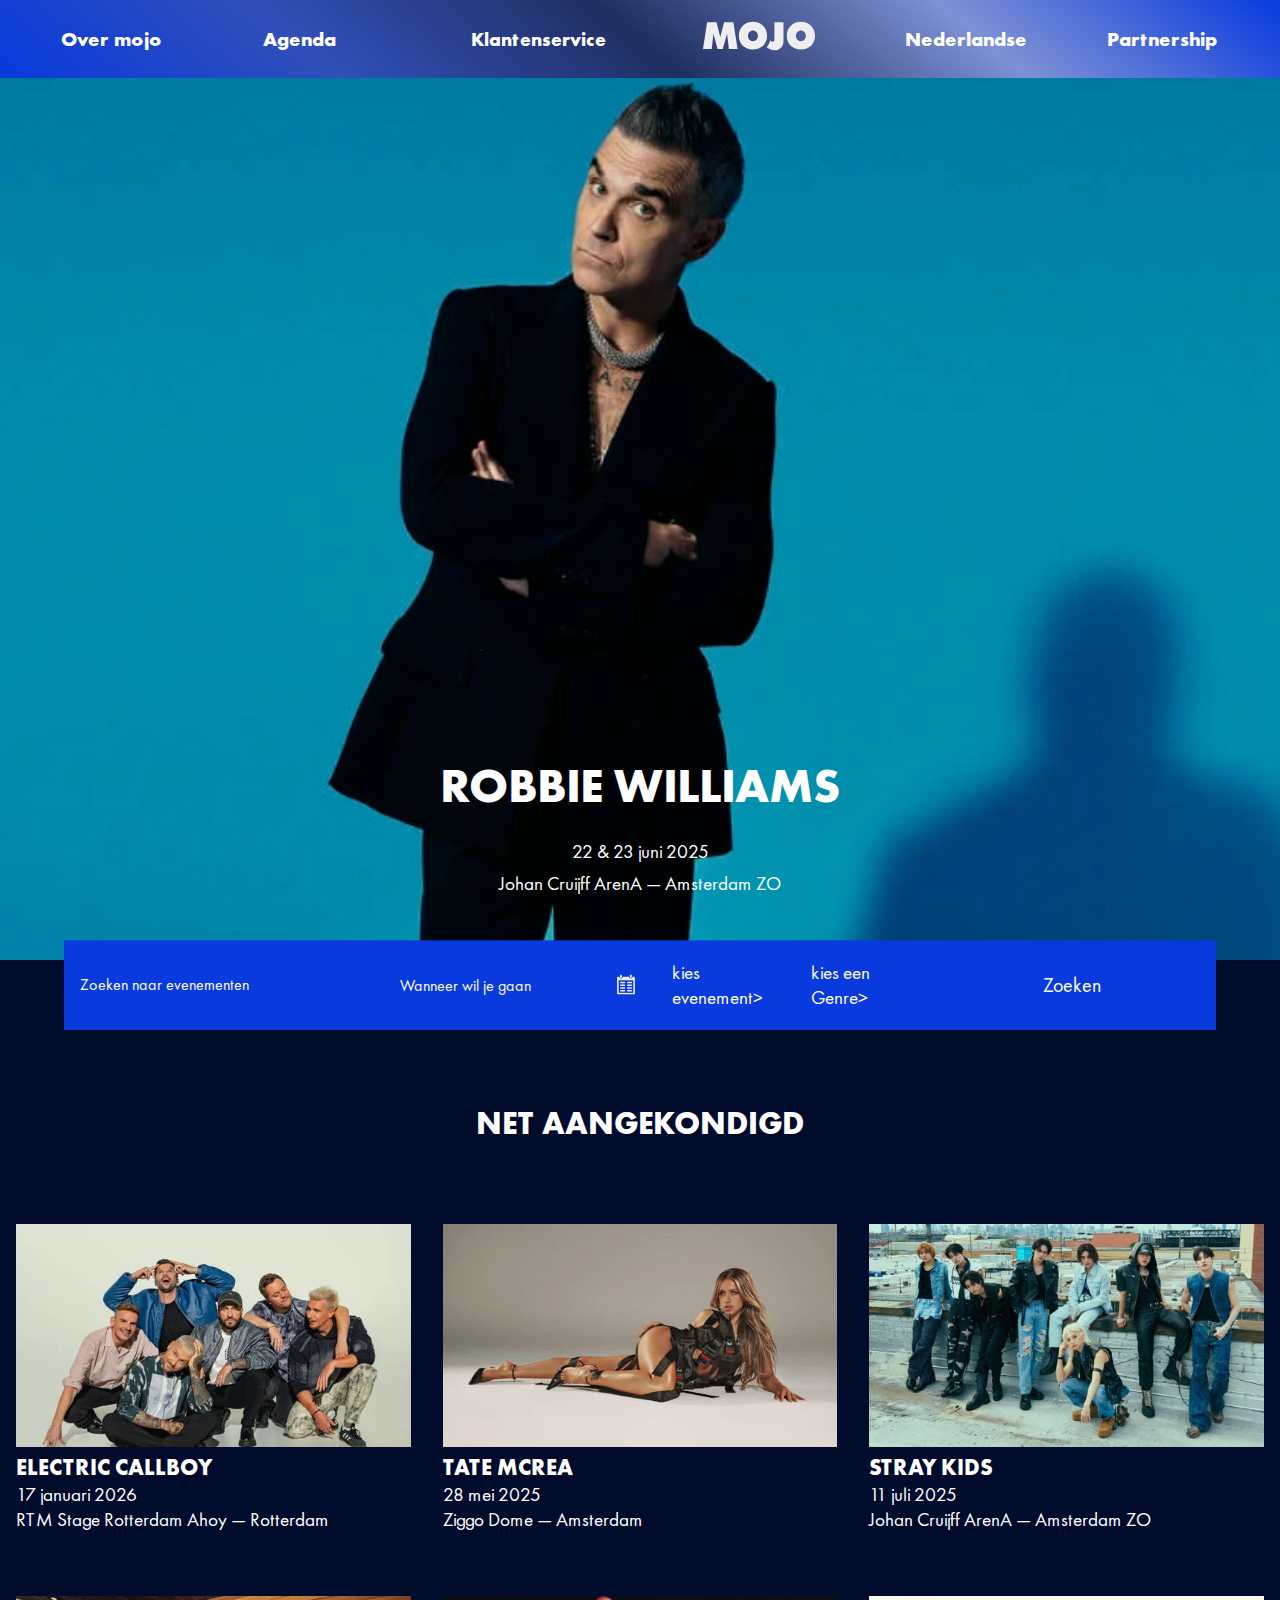
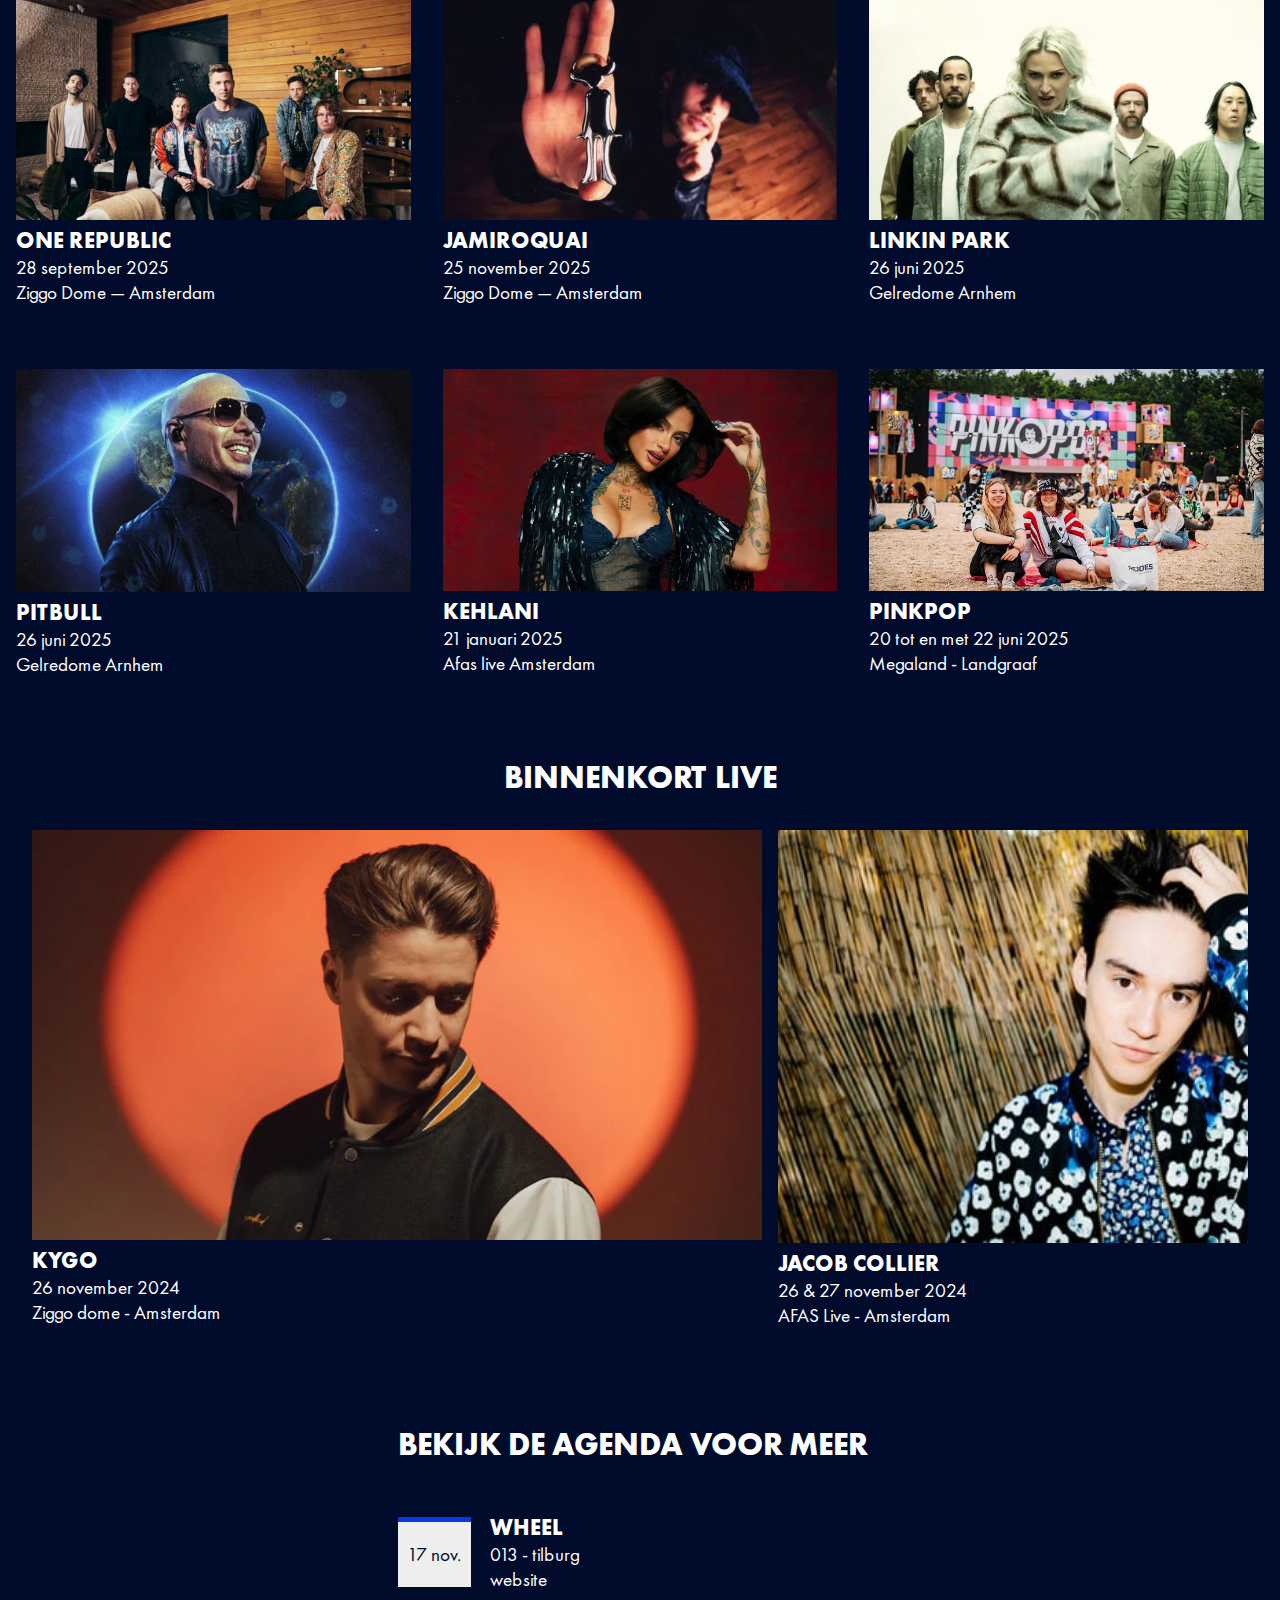
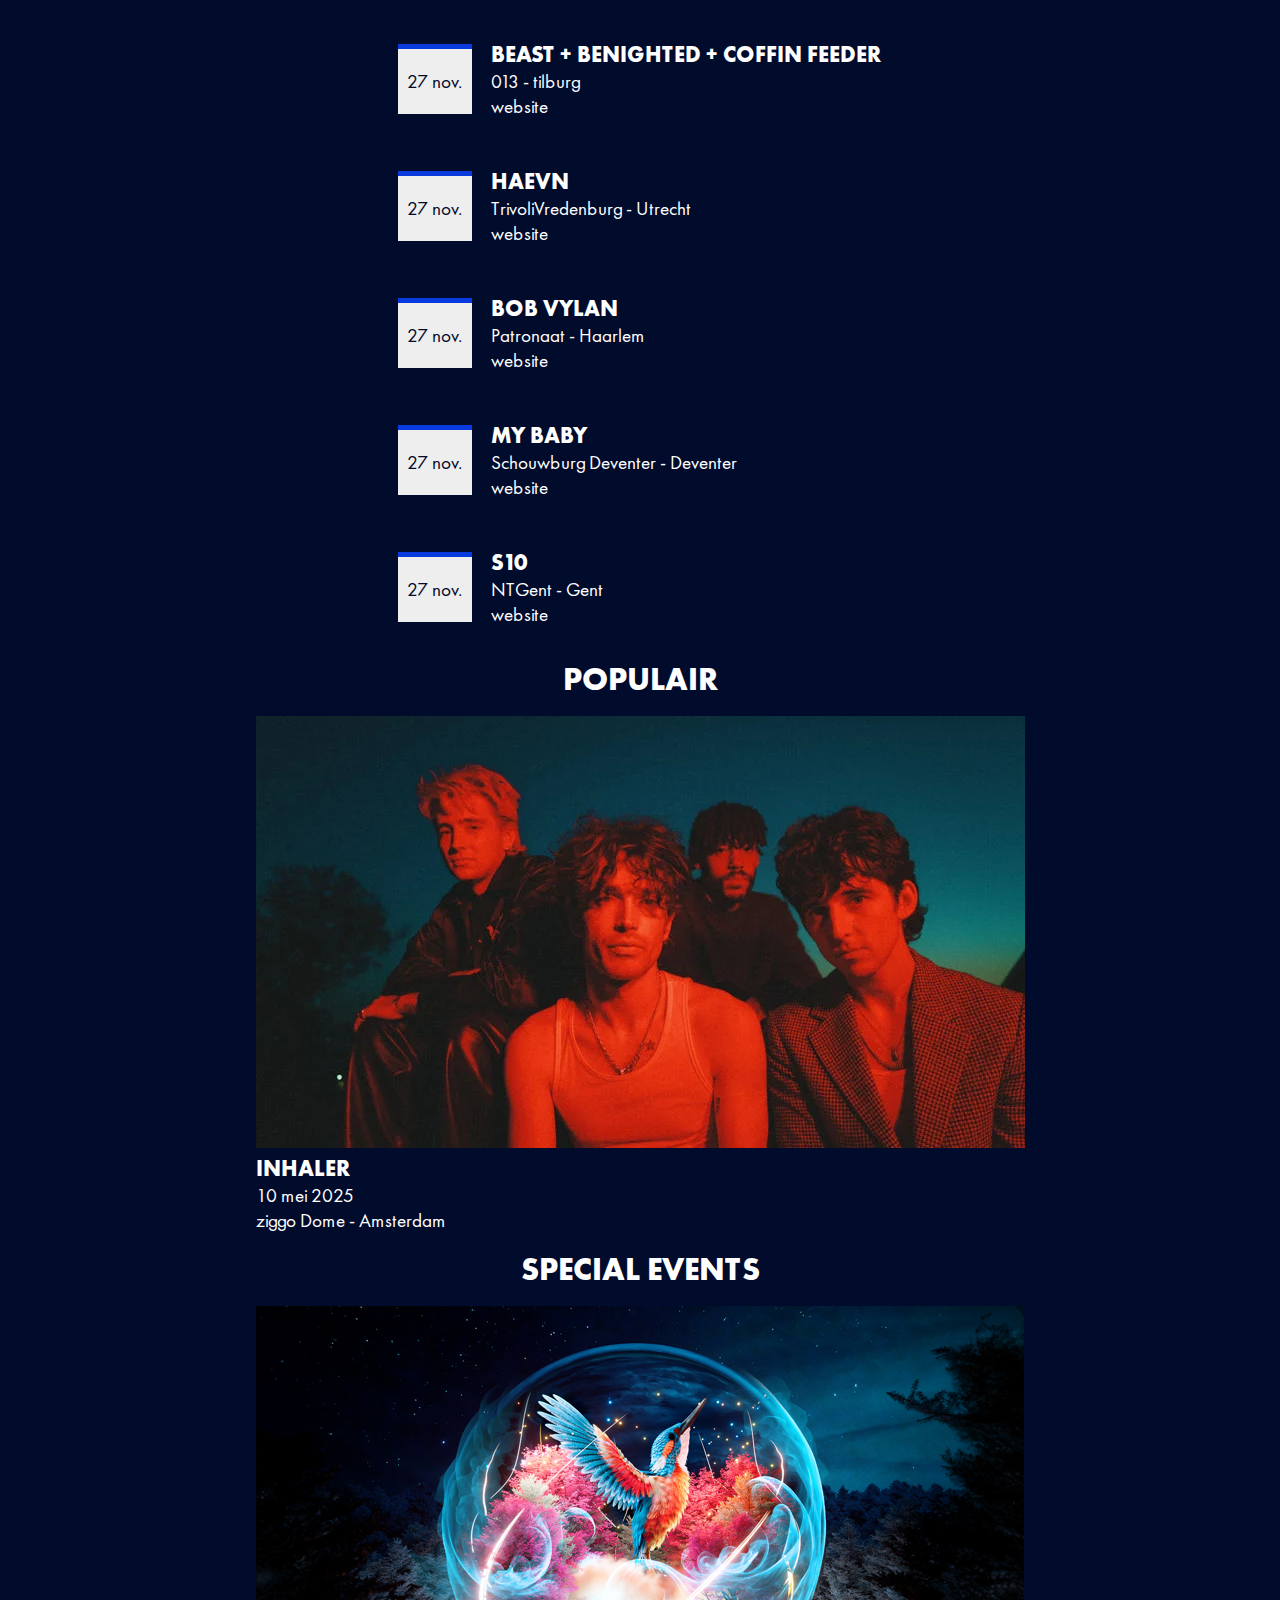
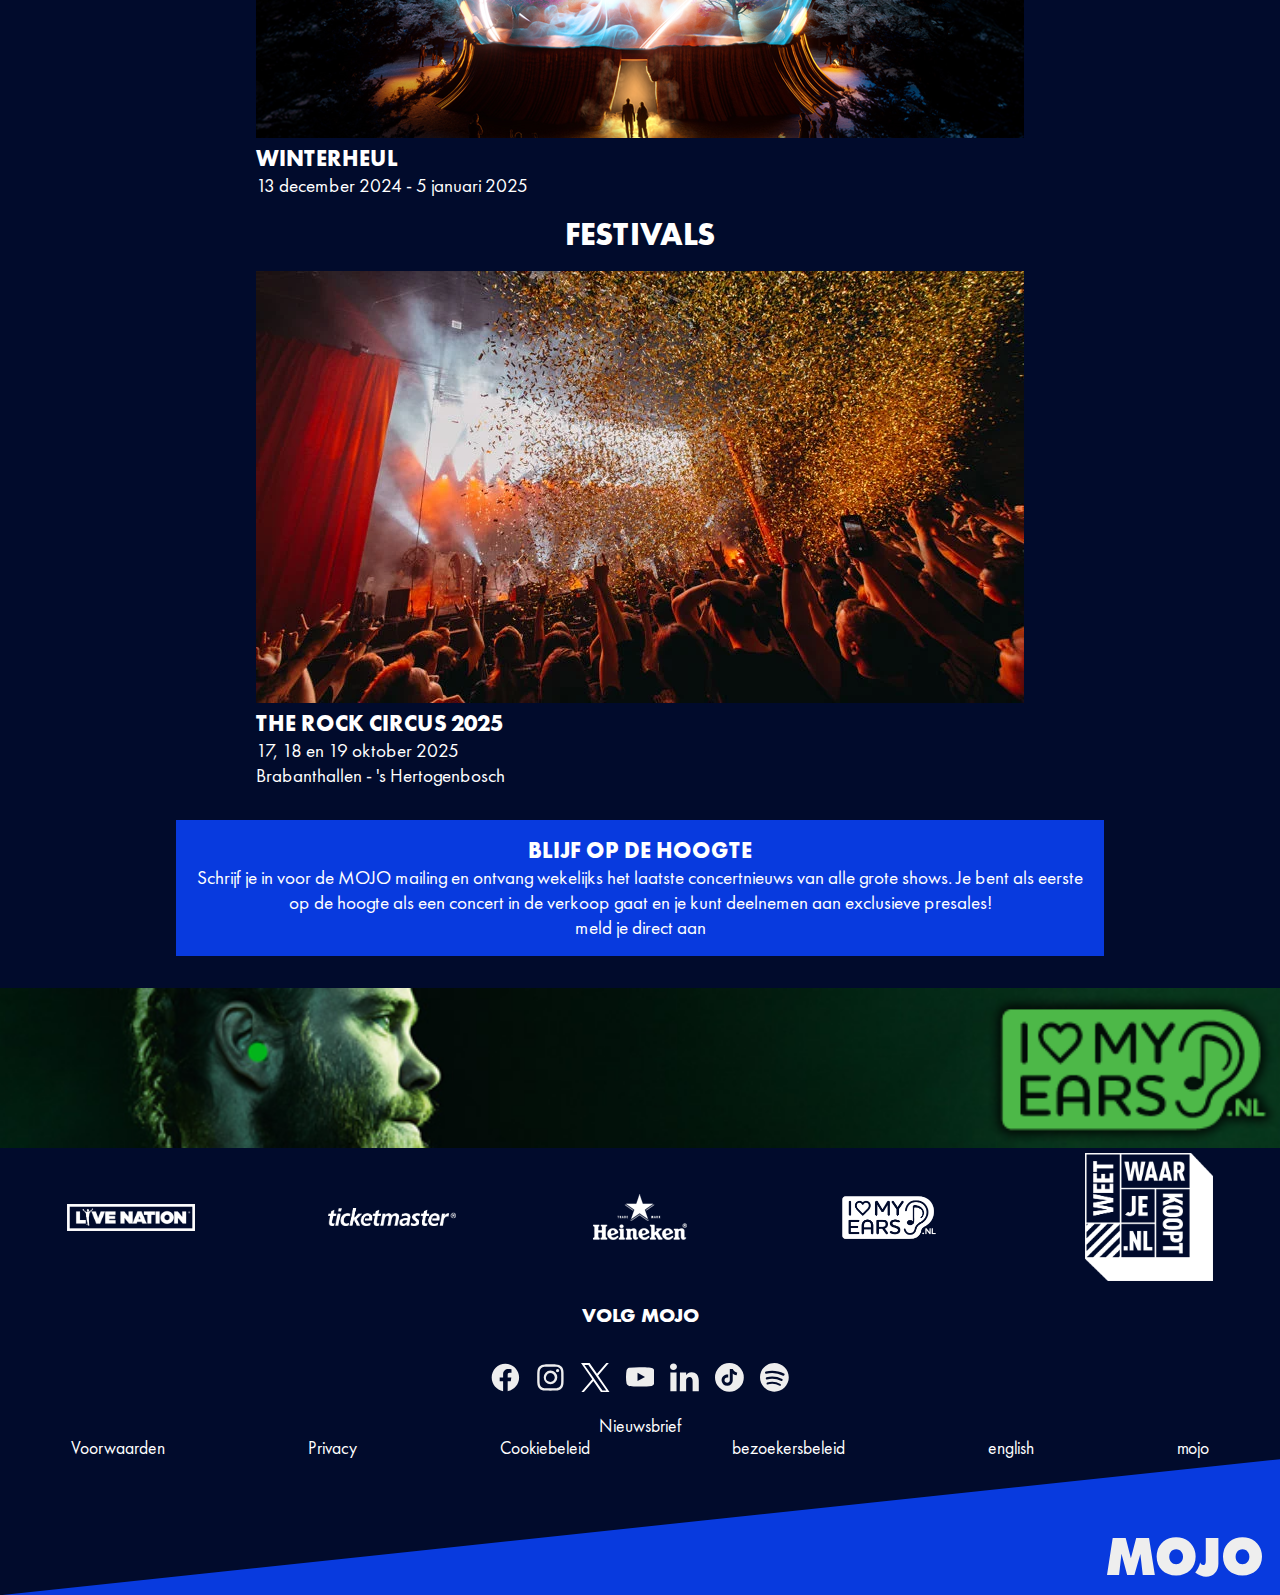
<file: index.html>
<!DOCTYPE html>
<html lang="nl">
	
<head>
	<meta charset="UTF-8">
	<meta name="author" content="Sabrina Zuurbier">
	<meta name="viewport" content="width=device-width, initial-scale=1">
	
	<title>Mojo Homepage</title>
	<!-- alle content die voor deze website is gebruikt is van https://www.mojo.nl/ -->
	<link href="styles/style.css" rel="stylesheet">
	<!-- foto van mojo: https://www.facebook.com/mojoconcerts/ -->
	<link rel="icon" type="image/svg+xml" href="images/logo-mojo.png">
</head>
<body>
	<header>
		<!-- Ik heb de errors die ik had in deze html pagina gevraagd aan chatGpt hoe ik dat moest oplossen https://chatgpt.com/c/6751764b-7658-8010-91c0-0972c8e5969e 
        Met daarbij de prompt "Waarom heeft dit een foutcode" -->
				<!-- Ook heb ik de site https://validator.w3.org/nu/#textarea Gebruikt om de foutcodes duidelijker te tonen -->
		<!-- deze code heb ik van codepen  -->
		<nav> 
     		<button aria-label="menu" type="button">
				<span></span>
				<span></span>
			</button>
			<a href="/" aria-label="Logo van Mojo"><svg  viewBox="0 0 155 40" fill="none" xmlns="http://www.w3.org/2000/svg" aria-label="Homepage Mojo"><path fill-rule="evenodd" clip-rule="evenodd" d="M49.629 19.565c0-11.13 8.205-19.212 19.506-19.212 11.306 0 19.513 8.088 19.513 19.212 0 11.19-8.029 19.008-19.513 19.008-11.484 0-19.506-7.817-19.506-19.008Zm12.62.197c0 4.381 2.83 7.44 6.886 7.44 4.058 0 6.89-3.073 6.89-7.44 0-4.368-2.9-7.537-6.89-7.537-3.99 0-6.887 3.155-6.887 7.537Zm-38.357 1.542L29.194.96H42.04l5.792 37.027H35.754l-2.398-21.084-5.96 21.084h-7.239l-5.693-21.123-2.382 21.123H0L5.701.96h12.984l5.207 20.344ZM135.489.353c-11.303 0-19.507 8.081-19.507 19.212 0 11.19 8.014 19.008 19.507 19.008 11.492 0 19.511-7.817 19.511-19.008C155 8.441 146.794.353 135.489.353Zm0 26.849c-4.055 0-6.889-3.059-6.889-7.44 0-4.382 2.899-7.537 6.889-7.537s6.888 3.169 6.888 7.537c0 4.367-2.825 7.44-6.888 7.44Zm-39.272.905c2.558 0 2.558-3.335 2.558-4.43V.977h12.608V26.75c0 7.64-5.055 12.976-12.292 12.976-3.398 0-7.733-1.683-10.867-4.202 2.422-2.81 4.11-6.231 4.903-9.93.615 1.328 1.496 2.515 3.09 2.515Z" 
				fill="currentColor"></path></svg></a>
			<!-- Code voor de header bij breed beeld -->
			<ul aria-label="Met links naar verschillende pagina's">
				<li><a href="/">Over mojo</a></li>
				<li><a href="/">Agenda</a></li>
				<li><button>Klantenservice</button></li>
				<li><a href="/" aria-label="Logo van Mojo"><svg width="155" height="40" viewBox="0 0 155 40" fill="none" xmlns="http://www.w3.org/2000/svg" aria-label="Homepage Mojo"><path fill-rule="evenodd" clip-rule="evenodd" d="M49.629 19.565c0-11.13 8.205-19.212 19.506-19.212 11.306 0 19.513 8.088 19.513 19.212 0 11.19-8.029 19.008-19.513 19.008-11.484 0-19.506-7.817-19.506-19.008Zm12.62.197c0 4.381 2.83 7.44 6.886 7.44 4.058 0 6.89-3.073 6.89-7.44 0-4.368-2.9-7.537-6.89-7.537-3.99 0-6.887 3.155-6.887 7.537Zm-38.357 1.542L29.194.96H42.04l5.792 37.027H35.754l-2.398-21.084-5.96 21.084h-7.239l-5.693-21.123-2.382 21.123H0L5.701.96h12.984l5.207 20.344ZM135.489.353c-11.303 0-19.507 8.081-19.507 19.212 0 11.19 8.014 19.008 19.507 19.008 11.492 0 19.511-7.817 19.511-19.008C155 8.441 146.794.353 135.489.353Zm0 26.849c-4.055 0-6.889-3.059-6.889-7.44 0-4.382 2.899-7.537 6.889-7.537s6.888 3.169 6.888 7.537c0 4.367-2.825 7.44-6.888 7.44Zm-39.272.905c2.558 0 2.558-3.335 2.558-4.43V.977h12.608V26.75c0 7.64-5.055 12.976-12.292 12.976-3.398 0-7.733-1.683-10.867-4.202 2.422-2.81 4.11-6.231 4.903-9.93.615 1.328 1.496 2.515 3.09 2.515Z" 
					fill="currentColor"></path></svg></a></li>
				<li><a href="/">Nederlandse</a></li>
				<li><a href="/">Partnership</a></li>
			</ul>
			<!-- De nav die hieronder begint is de nav die niet zichtbaar is, pas zichtbaar bij hamburger menu button klik -->
			<nav>
				<ul aria-label="Met links naar verschillende pagina's">
					<li><a href="/">Over mojo</a></li>
					<li><a href="/">concertagenda</a></li>
					<li><a href="/">klantenservice</a></li>
					<li><a href="/">nederlandse artiesten boeken</a></li>
					<li><a href="/">Partnership</a></li>
				</ul>
				<ul aria-label="Met links naar social media">
					<li>
						<a href="https://www.facebook.com/mojoconcerts" target="_blank" aria-label="Facebook"><svg viewBox="0 0 14 15" fill="none" xmlns="http://www.w3.org/2000/svg"><path fill-rule="evenodd" clip-rule="evenodd" d="M.333 7.537c0 3.315 2.408 6.07 5.556 6.63V9.352H4.222V7.5H5.89V6.018c0-1.666 1.074-2.592 2.593-2.592.48 0 1 .074 1.48.148v1.704h-.85c-.816 0-1 .407-1 .926V7.5H9.89l-.296 1.852H8.11v4.815c3.148-.56 5.556-3.315 5.556-6.63 0-3.687-3-6.704-6.667-6.704S.333 3.85.333 7.537Z" 
						fill="currentColor"></path></svg>
						</a>
					</li>
					<li><a href="https://www.instagram.com/mojoconcerts/" target="_blank" aria-label="Instagram"><svg  viewBox="0 0 16 15" fill="none" xmlns="http://www.w3.org/2000/svg"><path fill-rule="evenodd" clip-rule="evenodd" d="M4.977.21C5.759.176 6.008.168 8 .168c1.992 0 2.241.008 3.023.044.781.035 1.314.16 1.781.34.489.185.932.474 1.299.847.373.366.661.809.845 1.298.181.467.305 1 .341 1.78.036.783.044 1.033.044 3.024 0 1.992-.008 2.241-.044 3.023-.035.78-.16 1.314-.341 1.78-.184.49-.473.933-.845 1.3a3.6 3.6 0 0 1-1.299.845c-.467.181-1 .305-1.78.341-.783.036-1.032.044-3.024.044s-2.241-.008-3.023-.044c-.78-.035-1.314-.16-1.78-.34a3.597 3.597 0 0 1-1.3-.846 3.595 3.595 0 0 1-.846-1.299c-.18-.467-.304-1-.34-1.78C.675 9.741.667 9.491.667 7.5c0-1.992.008-2.241.044-3.023.035-.78.16-1.314.34-1.78.185-.49.474-.933.847-1.3A3.595 3.595 0 0 1 3.196.551c.467-.18 1-.304 1.78-.34Zm5.986 1.32C10.19 1.496 9.958 1.489 8 1.489c-1.958 0-2.19.007-2.963.043-.716.032-1.104.152-1.362.252a2.277 2.277 0 0 0-.844.548c-.243.237-.43.525-.548.844-.1.258-.22.646-.252 1.362-.036.773-.043 1.005-.043 2.963 0 1.958.007 2.19.043 2.963.032.716.152 1.104.252 1.362.118.318.305.607.548.844.237.243.526.43.844.548.258.1.646.22 1.362.252.773.036 1.004.043 2.963.043s2.19-.007 2.963-.043c.716-.032 1.104-.152 1.362-.252a2.3 2.3 0 0 0 .844-.548c.243-.237.43-.526.548-.844.1-.258.22-.646.252-1.362.036-.773.043-1.005.043-2.963 0-1.958-.007-2.19-.043-2.963-.032-.716-.152-1.104-.252-1.362a2.279 2.279 0 0 0-.548-.844 2.275 2.275 0 0 0-.844-.548c-.258-.1-.646-.22-1.362-.252Zm-3.9 8.23a2.446 2.446 0 1 0 1.761-4.563 2.447 2.447 0 0 0-1.76 4.564ZM5.335 4.836a3.77 3.77 0 1 1 5.33 5.33 3.77 3.77 0 0 1-5.33-5.33Zm7.27-.543a.89.89 0 0 0-.624-1.54.891.891 0 1 0 .624 1.54Z" 
						fill="currentColor"></path></svg></a>
					</li>
					<li><a href="https://twitter.com/mojoconcerts" target="_blank" aria-label="Twitter"><svg viewBox="0 0 1200 1227" fill="none" xmlns="http://www.w3.org/2000/svg"><path d="M714.163 519.284 1160.89 0h-105.86L667.137 450.887 357.328 0H0l468.492 681.821L0 1226.37h105.866l409.625-476.152 327.181 476.152H1200L714.137 519.284h.026ZM569.165 687.828l-47.468-67.894-377.686-540.24h162.604l304.797 435.991 47.468 67.894 396.2 566.721H892.476L569.165 687.854v-.026Z" 
						fill="#fff"></path></svg></a>
					</li>
					<li><a href="https://www.youtube.com/mojoconcerts" target="_blank" aria-label="Youtube"><svg viewBox="0 0 16 11" fill="none" xmlns="http://www.w3.org/2000/svg"><path d="M15.666 1.838a1.857 1.857 0 0 0-.51-.847 2.034 2.034 0 0 0-.892-.494c-1.252-.33-6.268-.33-6.268-.33a51.083 51.083 0 0 0-6.26.313 2.107 2.107 0 0 0-.892.507c-.247.237-.426.53-.519.85A19.393 19.393 0 0 0 0 5.5c-.008 1.227.1 2.453.325 3.663.091.319.27.61.517.846.247.235.555.405.894.495 1.268.33 6.26.33 6.26.33a51.467 51.467 0 0 0 6.268-.314c.334-.086.641-.257.892-.495.246-.235.422-.528.51-.846A18.93 18.93 0 0 0 16 5.515a17.72 17.72 0 0 0-.334-3.678v.001ZM6.401 7.783V3.218l4.174 2.283L6.4 7.783Z" 
						fill="currentColor"></path></svg></a>
					</li>
					<li><a href="https://www.linkedin.com/company/mojo-concerts" target="_blank" aria-label="LinkedIn"><svg xmlns="http://www.w3.org/2000/svg"  viewBox="0 0 50 50"><path fill="currentColor" d="M49.999 30.43V49H39.281V31.674c0-4.354-1.549-7.324-5.428-7.324-2.961 0-4.725 2.002-5.5 3.938-.283.691-.354 1.656-.354 2.625V49h-10.72s.145-29.348 0-32.389h10.719v4.592c-.021.035-.051.07-.07.104h.07v-.104c1.424-2.205 3.968-5.352 9.66-5.352 7.054.001 12.341 4.629 12.341 14.579zM6.066 1C2.399 1 0 3.416 0 6.594c0 3.109 2.33 5.6 5.924 5.6h.072c3.738 0 6.063-2.488 6.063-5.6C11.988 3.416 9.733 1 6.066 1zM.636 49h10.716V16.611H.636V49z">
						</path></svg></a>
					</li>
					<li><a href="https://www.tiktok.com/@mojo_concerts" target="_blank" aria-label="Tiktok"><svg viewBox="0 0 15 15" fill="none" xmlns="http://www.w3.org/2000/svg"><path fill="currentColor" d="M7.5 0a7.5 7.5 0 1 0 0 15 7.5 7.5 0 0 0 0-15Zm3.782 6.43-.26-.046a3.592 3.592 0 0 1-.9-.284 2.913 2.913 0 0 1-.88-.626V8.96c0 .773-.305 1.51-.852 2.056a2.904 2.904 0 0 1-4.111 0 2.9 2.9 0 0 1-.852-2.056c0-.774.305-1.51.852-2.056s1.282-.852 2.056-.852h.54v1.529h-.54c-.368 0-.716.144-.976.404s-.404.608-.404.975.144.715.404.975.608.404.976.404.715-.144.975-.404.404-.608.404-.972v-5.83h1.522l.076.14c.237.44.557.856.953 1.164.307.237.653.405 1.037.472l.27.048-.29 1.473Z">
						</path></svg></a>
					</li>
					<li><a href="https://open.spotify.com/user/mojoconcerts" target="_blank" aria-label="Spotify"><svg viewBox="0 0 16 17" fill="none" xmlns="http://www.w3.org/2000/svg"><path d="M7.997.5C3.587.5 0 4.088 0 8.497 0 12.911 3.587 16.5 7.997 16.5 12.41 16.5 16 12.91 16 8.497 16 4.088 12.41.5 7.997.5ZM3.939 11.436a9.697 9.697 0 0 1 2.825-.425 9.52 9.52 0 0 1 4.595 1.18c.083.045.158.194.193.381.033.187.02.378-.035.477a.405.405 0 0 1-.556.16 8.74 8.74 0 0 0-6.776-.689.407.407 0 0 1-.514-.268c-.072-.233.076-.753.268-.816ZM3.59 8.489a12.103 12.103 0 0 1 3.173-.423c1.93 0 3.845.467 5.54 1.35a.486.486 0 0 1 .269.485.497.497 0 0 1-.057.189c-.151.296-.328.495-.44.495a.512.512 0 0 1-.233-.057 10.887 10.887 0 0 0-5.078-1.236c-.983-.002-1.963.13-2.91.39a.5.5 0 0 1-.614-.35c-.075-.281.097-.773.35-.843ZM3.5 6.565a.587.587 0 0 1-.715-.427c-.082-.332.125-.717.426-.793a14.91 14.91 0 0 1 3.552-.433c2.3 0 4.504.517 6.55 1.538a.592.592 0 0 1 .266.793c-.095.192-.302.399-.53.399a.616.616 0 0 1-.258-.058 13.35 13.35 0 0 0-6.028-1.417 13.7 13.7 0 0 0-3.263.398Z" 
						fill="currentColor"></path></svg></a>
					</li>
				</ul>
			</nav>
		</nav>
	</header>
	<main>
		<!-- De dialog is op het oog niet zichtbaar, pas als je op klantenservice klikt -->
		<dialog>
			<form method="dialog">
				<h2>Klantenservice</h2>
				<label>Voornaam<input type="text"></label>
				<label>Achternaam<input type="text"></label>
				<label>E-mailadress<input type="text"></label>
				<label>Stel hier je vraag<input type="text"></label>		
				<button  class="close">
					<span></span>
					<span></span>
				</button>
				<button type="submit">indienen</button>
			</form>
		</dialog>
		<a href="detailpagina.html">
			<h2>Robbie Williams</h2>
			<img src="images/robbie-williams-concert-mojo.jpg" alt="Foto van de zanger Robbie Williams">
			<p>22 & 23 juni 2025</p>
			<p>Johan Cruijff ArenA — Amsterdam ZO</p>
		</a>
		<form>
			<fieldset>
				<!-- De legend is de vervanger voor de header-->
				<legend>Zoeken</legend>
				<label for="Zoeken"> <input type="text" id="Zoeken" placeholder="Zoeken naar evenementen" required minlength="4" size="10" />
				</label>
				<button>
					<span>Wanneer wil je gaan</span>
					<!--svg is van https://www.svgrepo.com/svg/35457/calendar-symbol -->
					<svg version="1.1" id="Capa_1" xmlns="http://www.w3.org/2000/svg" xmlns:xlink="http://www.w3.org/1999/xlink" 
					viewBox="0 0 610.398 610.398"
					xml:space="preserve"><g><g>
					<path d="M159.567,0h-15.329c-1.956,0-3.811,0.411-5.608,0.995c-8.979,2.912-15.616,12.498-15.616,23.997v10.552v27.009v14.052
						c0,2.611,0.435,5.078,1.066,7.44c2.702,10.146,10.653,17.552,20.158,17.552h15.329c11.724,0,21.224-11.188,21.224-24.992V62.553
						V35.544V24.992C180.791,11.188,171.291,0,159.567,0z"/>
					<path d="M461.288,0h-15.329c-11.724,0-21.224,11.188-21.224,24.992v10.552v27.009v14.052c0,13.804,9.5,24.992,21.224,24.992
						h15.329c11.724,0,21.224-11.188,21.224-24.992V62.553V35.544V24.992C482.507,11.188,473.007,0,461.288,0z"/>
					<path d="M539.586,62.553h-37.954v14.052c0,24.327-18.102,44.117-40.349,44.117h-15.329c-22.247,0-40.349-19.79-40.349-44.117
						V62.553H199.916v14.052c0,24.327-18.102,44.117-40.349,44.117h-15.329c-22.248,0-40.349-19.79-40.349-44.117V62.553H70.818
						c-21.066,0-38.15,16.017-38.15,35.764v476.318c0,19.784,17.083,35.764,38.15,35.764h468.763c21.085,0,38.149-15.984,38.149-35.764
						V98.322C577.735,78.575,560.671,62.553,539.586,62.553z M527.757,557.9l-446.502-0.172V173.717h446.502V557.9z"/>
					<path d="M353.017,266.258h117.428c10.193,0,18.437-10.179,18.437-22.759s-8.248-22.759-18.437-22.759H353.017
						c-10.193,0-18.437,10.179-18.437,22.759C334.58,256.074,342.823,266.258,353.017,266.258z"/>
					<path d="M353.017,348.467h117.428c10.193,0,18.437-10.179,18.437-22.759c0-12.579-8.248-22.758-18.437-22.758H353.017
						c-10.193,0-18.437,10.179-18.437,22.758C334.58,338.288,342.823,348.467,353.017,348.467z"/>
					<path d="M353.017,430.676h117.428c10.193,0,18.437-10.18,18.437-22.759s-8.248-22.759-18.437-22.759H353.017
						c-10.193,0-18.437,10.18-18.437,22.759S342.823,430.676,353.017,430.676z"/>
					<path d="M353.017,512.89h117.428c10.193,0,18.437-10.18,18.437-22.759c0-12.58-8.248-22.759-18.437-22.759H353.017
						c-10.193,0-18.437,10.179-18.437,22.759C334.58,502.71,342.823,512.89,353.017,512.89z"/>
					<path d="M145.032,266.258H262.46c10.193,0,18.436-10.179,18.436-22.759s-8.248-22.759-18.436-22.759H145.032
						c-10.194,0-18.437,10.179-18.437,22.759C126.596,256.074,134.838,266.258,145.032,266.258z"/>
					<path d="M145.032,348.467H262.46c10.193,0,18.436-10.179,18.436-22.759c0-12.579-8.248-22.758-18.436-22.758H145.032
						c-10.194,0-18.437,10.179-18.437,22.758C126.596,338.288,134.838,348.467,145.032,348.467z"/>
					<path d="M145.032,430.676H262.46c10.193,0,18.436-10.18,18.436-22.759s-8.248-22.759-18.436-22.759H145.032
						c-10.194,0-18.437,10.18-18.437,22.759S134.838,430.676,145.032,430.676z"/>
					<path d="M145.032,512.89H262.46c10.193,0,18.436-10.18,18.436-22.759c0-12.58-8.248-22.759-18.436-22.759H145.032
						c-10.194,0-18.437,10.179-18.437,22.759C126.596,502.71,134.838,512.89,145.032,512.89z"/>
					</g>
					</g>
					</svg>
				</button>
				<details>
					<summary> kies evenement</summary>
					<div>
						<label for="Evenementen">
							<input type="checkbox" id="Evenementen">
							Evenementen
						</label>
						<label for="Concerten">
							<input type="checkbox" id="Concerten">
							Concerten
						</label>
						<label for="Festivals">
							<input type="checkbox" id="Festivals">
							Festivals
						</label>
					</div>
				</details>
				<details>
					<summary> kies een Genre</summary>
					<!-- https://css-tricks.com/dynamic-dropdowns/ voor de code van de dropdown -->
					<div>
						<label for="rock">
							<input type="checkbox" id="rock">
							Rock
						</label>
						<label for="pop">
							<input type="checkbox" id="pop">
							Pop
						</label>
						<label for="Techno">
							<input type="checkbox" id="Techno">
							Techno
						</label>
						<label for="Disco">
							<input type="checkbox" id="Disco">
							Disco
						</label>
					</div>
				</details>
			</fieldset> 
			<button>Zoeken</button>
		</form>
		<section>
			<h2>Net aangekondigd</h2>
			<ul aria-label="Met net aangekondigde evenementen">
				<li>
					<a href=""> 
						<img src="images/electric_callboy_-christian-ripekns.jpg" alt="foto van de band electric callboy">
						<h3>Electric Callboy</h3>
						<p>17 januari 2026</p>
						<p>RTM Stage Rotterdam Ahoy — Rotterdam</p>
					</a>
				</li>
				<li>
					<a href="">
						<img src="images/tatemcrae.jpg" alt="foto van de zangeres tatemcrae">
						<h3>Tate Mcrea</h3>
						<p>28 mei 2025</p>
						<p>Ziggo Dome — Amsterdam</p>
					</a>
				</li>
				<li>
					<a href="">
						<img src="images/stray-kids-concert-mojo.jpg" alt="foto van de zanggroep stray kids">
						<h3>Stray kids</h3>
						<p>11 juli 2025</p>
						<p>Johan Cruijff ArenA — Amsterdam ZO</p>
					</a>
				</li>
				<li>
					<a href="">
						<img src="images/onerepubllic-concert-mojo.jpg" alt="foto van de band one republic">
						<h3>One republic</h3>
						<p>28 september 2025</p>
						<p>Ziggo Dome — Amsterdam</p>
					</a>
				</li>
				<li>
					<a href="">
						<img src="images/jamiroquai-concert-mojo.jpg" alt="foto van de zanger Jamiroquai">
						<h3>Jamiroquai</h3>
						<p>25 november 2025</p>
						<p>Ziggo Dome — Amsterdam</p>
					</a>
				</li>
				<li>
					<a href="">
						<img src="images/lp-press-photo-credit-james-minchin-iii.jpg" alt="foto van de zang groep linkin park">
						<h3>Linkin park</h3>
						<p>26 juni 2025</p>
						<p>Gelredome Arnhem</p>
					</a>
				</li>
				<li>
					<a href="">
						<img src="images/static_tm-artistimage_2426x1365_pitbull_2024_national.jpg" alt="foto van de zanger Pitbull">
						<h3>Pitbull</h3>
						<p>26 juni 2025</p>
						<p>Gelredome Arnhem</p>
					</a>
				</li>
				<li>
					<a href="">
						<img src="images/kehlani.jpg" alt="foto van de zangeres Kehlani">
						<h3>Kehlani</h3>
						<p>21 januari 2025</p>
						<p>Afas live Amsterdam</p>
					</a>
				</li>
				<li>
					<a href="">
						<img src="images/pinkpop.jpg" alt="foto van het festival pinkpop met twee meiden voor een pinkpop tent">
						<h3>Pinkpop</h3>
						<p>20 tot en met 22 juni 2025</p>
						<p>Megaland - Landgraaf</p>
					</a>
				</li>
			</ul>
		</section>
		<section>
			<h2>Binnenkort live</h2>
			<div> 
				<article>
					<a href="/">
						<img src="images/kygo-concert-mojo.jpg" alt="een foto van de zanger Kygo voor een oranje achtergrond">
						<h3>Kygo</h3>
						<p>26 november 2024</p>
						<p>Ziggo dome - Amsterdam</p>
					</a>
				</article>
				<article>
					<a href="/">
						<img src="images/jacob-collier-djesse-europe-uk-tour-2024.jpg" alt="een foto van de zanger jacob collier">
						<h3>Jacob Collier</h3>
						<p>26 & 27 november 2024</p>
						<p>AFAS Live - Amsterdam</p>
					</a>
				</article>
				<article>
					<a href="/">
						<img src="images/lady-blackbird-concert-mojo.jpg" alt="een foto van lady blackbird voor een witte achtergrond, met een witte bont muts op">
						<h3>Lady Blackbird</h3>
						<p>27 november 2024</p>
						<p>Carre - Amsterdam</p>
					</a>
				</article>
				<article>
					<a href="/">
						<img src="images/jonna-fraser-live.jpg" alt="een foto van Jonna Fraser staand op een podium, met vuurwerk">
						<h3>Jonna Fraser</h3>
						<p>28 november 2024</p>
						<p>Ziggo Dome - Amsterdam</p>
					</a>
				</article>
			</div>
		</section>
		<section>
			<h2>Bekijk de agenda voor meer</h2>
			<article>
				<a href="/">
					<p>17 nov.</p>
					<!-- Dit moet een div worden omdat dit naast die 17 nov moet komen te staan -->
					<div>
						<h3>Wheel</h3>
						<p>013 - tilburg</p>
						<p>website</p>
					</div>
				</a>
			</article>
			<article>
				<a href="/">
					<p>27 nov.</p>
					<div>
						<h3>Beast + Benighted + coffin feeder</h3>
					 	<p>013 - tilburg</p>
						<p>website</p>
					</div> 
				</a>
			</article>
			<article>
				<a href="/">
					<p>27 nov.</p>
					<div>
						 <h3>Haevn</h3>
						 <p>TrivoliVredenburg - Utrecht</p>
						 <p>website</p>
					</div>
				</a>
			</article>
			<article>
				<a href="/">
					<p>27 nov.</p>
					 <div>
						<h3>Bob Vylan</h3>
					 	<p>Patronaat - Haarlem</p>
					 	<p>website</p>
					 </div>
				</a>
			</article>
			<article>
				<a href="/">
					<p>27 nov.</p>
					<div>
						<h3>My baby</h3>
						<p>Schouwburg Deventer - Deventer</p>
						<p>website</p>
					</div>
				</a>
			</article>
			<article>
				<a href="/">
					<p>27 nov.</p>
					 <div>
						<h3>S10</h3>
					 	<p>NTGent - Gent</p>
						<p>website</p>
					 </div>
				</a>
			</article>
		</section>
		<section>
			<h2>populair</h2>
			<a href="">
				<img src="images/inhaler32579.jpg" alt="foto van de band genaamd inhaler">
				<h3>Inhaler</h3>
				<p>10 mei 2025</p>
				<p>ziggo Dome - Amsterdam</p>
			</a>
		</section>
		<section>
			<h2>Special events</h2>
			<article>
				<a href="">
					<img src="images/winterheul-2024-beeld-zonder-info-alleen-gebruiken-wanneer-info-in-tekst-staat-1600x1000.jpg" alt=" Een magische foto van een ijsvogel in een glazenbol met allemaal magische slierten.">
					<h3>Winterheul</h3>
					<p>13 december 2024 - 5 januari 2025</p>
				</a>
			</article>
		</section>
		<section>
			<h2>Festivals</h2>
			<article>
				<a href="">
					<img src="images/the-rock-circus.jpg" alt="een foto van ee festival met feestvierende mensen en oranje confetti">
					<h3>The rock circus 2025</h3>
					<p>17, 18 en 19 oktober 2025</p>
					<p>Brabanthallen - 's Hertogenbosch</p>
				</a>
			</article>
		</section>
		<section>
			<article>
				<h3>blijf op de hoogte</h3>
				<p>Schrijf je in voor de MOJO mailing en ontvang wekelijks 
				het laatste concertnieuws van alle grote shows. 
				Je bent als eerste op de hoogte als een concert in de verkoop 
				gaat en je kunt deelnemen aan exclusieve presales!</p>
				<a href="">meld je direct aan</a>
			</article>
		</section>
	</main>
	<footer>
		<a href="https://ilovemyears.nl/"> <img src="images/banners-ilme.jpg" alt="Banner met een man met oordoppen en het logo van i love my ears, met een groene gloed eroverheen"></a>
		<ul aria-label="Met meewerkende partijen">
			<!-- https://www.codecenter.nl/pr/tutorial/html/aflinks om even op te frissen hoe dit ook alweer moest -->
			<li><a href="https://www.livenation.nl/"><img src="images/live-nation-logo.jpg" alt="Logo van live nation"></a></li>
			<li><a href="https://www.ticketmaster.nl/"><img src="images/ticketmaster-logo-white-rgb.jpg" alt="Logo van ticketmaster"></a></li>
			<li><a href="https://www.heineken.com/nl/nl/agegateway?returnurl=%2fnl%2fnl%2fhome"><img src="images/heineken.jpg" alt="Logo van heineken"></a></li>
			<li><a href="https://ilovemyears.nl/"><img src="images/ilme.jpg" alt="Logo van i love my ears"></a></li>
			<li><a href="https://weetwaarjekoopt.nl/"><img src="images/wwjk.jpeg" alt="Logo vanweet waar je koopt"></a></li>
		</ul>
		<section>
			<h2>Volg mojo</h2>
			<ul aria-label="Met links naar social media">
				<li>
					<a href="https://www.facebook.com/mojoconcerts" target="_blank" aria-label="Facebook"><svg viewBox="0 0 14 15" fill="none" xmlns="http://www.w3.org/2000/svg"><path fill-rule="evenodd" clip-rule="evenodd" d="M.333 7.537c0 3.315 2.408 6.07 5.556 6.63V9.352H4.222V7.5H5.89V6.018c0-1.666 1.074-2.592 2.593-2.592.48 0 1 .074 1.48.148v1.704h-.85c-.816 0-1 .407-1 .926V7.5H9.89l-.296 1.852H8.11v4.815c3.148-.56 5.556-3.315 5.556-6.63 0-3.687-3-6.704-6.667-6.704S.333 3.85.333 7.537Z" 
					 fill="currentColor"></path></svg>
					</a>
				</li>
				<li>
					<a href="https://www.instagram.com/mojoconcerts/" target="_blank" aria-label="Instagram"><svg viewBox="0 0 16 15" fill="none" xmlns="http://www.w3.org/2000/svg"><path fill-rule="evenodd" clip-rule="evenodd" d="M4.977.21C5.759.176 6.008.168 8 .168c1.992 0 2.241.008 3.023.044.781.035 1.314.16 1.781.34.489.185.932.474 1.299.847.373.366.661.809.845 1.298.181.467.305 1 .341 1.78.036.783.044 1.033.044 3.024 0 1.992-.008 2.241-.044 3.023-.035.78-.16 1.314-.341 1.78-.184.49-.473.933-.845 1.3a3.6 3.6 0 0 1-1.299.845c-.467.181-1 .305-1.78.341-.783.036-1.032.044-3.024.044s-2.241-.008-3.023-.044c-.78-.035-1.314-.16-1.78-.34a3.597 3.597 0 0 1-1.3-.846 3.595 3.595 0 0 1-.846-1.299c-.18-.467-.304-1-.34-1.78C.675 9.741.667 9.491.667 7.5c0-1.992.008-2.241.044-3.023.035-.78.16-1.314.34-1.78.185-.49.474-.933.847-1.3A3.595 3.595 0 0 1 3.196.551c.467-.18 1-.304 1.78-.34Zm5.986 1.32C10.19 1.496 9.958 1.489 8 1.489c-1.958 0-2.19.007-2.963.043-.716.032-1.104.152-1.362.252a2.277 2.277 0 0 0-.844.548c-.243.237-.43.525-.548.844-.1.258-.22.646-.252 1.362-.036.773-.043 1.005-.043 2.963 0 1.958.007 2.19.043 2.963.032.716.152 1.104.252 1.362.118.318.305.607.548.844.237.243.526.43.844.548.258.1.646.22 1.362.252.773.036 1.004.043 2.963.043s2.19-.007 2.963-.043c.716-.032 1.104-.152 1.362-.252a2.3 2.3 0 0 0 .844-.548c.243-.237.43-.526.548-.844.1-.258.22-.646.252-1.362.036-.773.043-1.005.043-2.963 0-1.958-.007-2.19-.043-2.963-.032-.716-.152-1.104-.252-1.362a2.279 2.279 0 0 0-.548-.844 2.275 2.275 0 0 0-.844-.548c-.258-.1-.646-.22-1.362-.252Zm-3.9 8.23a2.446 2.446 0 1 0 1.761-4.563 2.447 2.447 0 0 0-1.76 4.564ZM5.335 4.836a3.77 3.77 0 1 1 5.33 5.33 3.77 3.77 0 0 1-5.33-5.33Zm7.27-.543a.89.89 0 0 0-.624-1.54.891.891 0 1 0 .624 1.54Z" 
						fill="currentColor"></path></svg></a>
				</li>
				<li>
					<a href="https://twitter.com/mojoconcerts" target="_blank" aria-label="Twitter"><svg viewBox="0 0 1200 1227" fill="none" xmlns="http://www.w3.org/2000/svg"><path d="M714.163 519.284 1160.89 0h-105.86L667.137 450.887 357.328 0H0l468.492 681.821L0 1226.37h105.866l409.625-476.152 327.181 476.152H1200L714.137 519.284h.026ZM569.165 687.828l-47.468-67.894-377.686-540.24h162.604l304.797 435.991 47.468 67.894 396.2 566.721H892.476L569.165 687.854v-.026Z" 
						fill="#fff"></path></svg></a>
				</li>
				<li>
					<a href="https://www.youtube.com/mojoconcerts" target="_blank" aria-label="Youtube"><svg viewBox="0 0 16 11" fill="none" xmlns="http://www.w3.org/2000/svg"><path d="M15.666 1.838a1.857 1.857 0 0 0-.51-.847 2.034 2.034 0 0 0-.892-.494c-1.252-.33-6.268-.33-6.268-.33a51.083 51.083 0 0 0-6.26.313 2.107 2.107 0 0 0-.892.507c-.247.237-.426.53-.519.85A19.393 19.393 0 0 0 0 5.5c-.008 1.227.1 2.453.325 3.663.091.319.27.61.517.846.247.235.555.405.894.495 1.268.33 6.26.33 6.26.33a51.467 51.467 0 0 0 6.268-.314c.334-.086.641-.257.892-.495.246-.235.422-.528.51-.846A18.93 18.93 0 0 0 16 5.515a17.72 17.72 0 0 0-.334-3.678v.001ZM6.401 7.783V3.218l4.174 2.283L6.4 7.783Z" 
						fill="currentColor"></path></svg></a>
				</li>
				<li>
					<a href="https://www.linkedin.com/company/mojo-concerts" target="_blank" aria-label="LinkedIn"><svg xmlns="http://www.w3.org/2000/svg" viewBox="0 0 50 50"><path fill="currentColor" d="M49.999 30.43V49H39.281V31.674c0-4.354-1.549-7.324-5.428-7.324-2.961 0-4.725 2.002-5.5 3.938-.283.691-.354 1.656-.354 2.625V49h-10.72s.145-29.348 0-32.389h10.719v4.592c-.021.035-.051.07-.07.104h.07v-.104c1.424-2.205 3.968-5.352 9.66-5.352 7.054.001 12.341 4.629 12.341 14.579zM6.066 1C2.399 1 0 3.416 0 6.594c0 3.109 2.33 5.6 5.924 5.6h.072c3.738 0 6.063-2.488 6.063-5.6C11.988 3.416 9.733 1 6.066 1zM.636 49h10.716V16.611H.636V49z">
						</path></svg></a>
				</li>
				<li>
					<a href="https://www.tiktok.com/@mojo_concerts" target="_blank" aria-label="Tiktok"><svg viewBox="0 0 15 15" fill="none" xmlns="http://www.w3.org/2000/svg"><path fill="currentColor" d="M7.5 0a7.5 7.5 0 1 0 0 15 7.5 7.5 0 0 0 0-15Zm3.782 6.43-.26-.046a3.592 3.592 0 0 1-.9-.284 2.913 2.913 0 0 1-.88-.626V8.96c0 .773-.305 1.51-.852 2.056a2.904 2.904 0 0 1-4.111 0 2.9 2.9 0 0 1-.852-2.056c0-.774.305-1.51.852-2.056s1.282-.852 2.056-.852h.54v1.529h-.54c-.368 0-.716.144-.976.404s-.404.608-.404.975.144.715.404.975.608.404.976.404.715-.144.975-.404.404-.608.404-.972v-5.83h1.522l.076.14c.237.44.557.856.953 1.164.307.237.653.405 1.037.472l.27.048-.29 1.473Z">
						</path></svg></a>
				</li>
				<li>
					<a href="https://open.spotify.com/user/mojoconcerts" target="_blank" aria-label="Spotify"><svg viewBox="0 0 16 17" fill="none" xmlns="http://www.w3.org/2000/svg"><path d="M7.997.5C3.587.5 0 4.088 0 8.497 0 12.911 3.587 16.5 7.997 16.5 12.41 16.5 16 12.91 16 8.497 16 4.088 12.41.5 7.997.5ZM3.939 11.436a9.697 9.697 0 0 1 2.825-.425 9.52 9.52 0 0 1 4.595 1.18c.083.045.158.194.193.381.033.187.02.378-.035.477a.405.405 0 0 1-.556.16 8.74 8.74 0 0 0-6.776-.689.407.407 0 0 1-.514-.268c-.072-.233.076-.753.268-.816ZM3.59 8.489a12.103 12.103 0 0 1 3.173-.423c1.93 0 3.845.467 5.54 1.35a.486.486 0 0 1 .269.485.497.497 0 0 1-.057.189c-.151.296-.328.495-.44.495a.512.512 0 0 1-.233-.057 10.887 10.887 0 0 0-5.078-1.236c-.983-.002-1.963.13-2.91.39a.5.5 0 0 1-.614-.35c-.075-.281.097-.773.35-.843ZM3.5 6.565a.587.587 0 0 1-.715-.427c-.082-.332.125-.717.426-.793a14.91 14.91 0 0 1 3.552-.433c2.3 0 4.504.517 6.55 1.538a.592.592 0 0 1 .266.793c-.095.192-.302.399-.53.399a.616.616 0 0 1-.258-.058 13.35 13.35 0 0 0-6.028-1.417 13.7 13.7 0 0 0-3.263.398Z" 
						fill="currentColor"></path></svg></a>
				</li>
			</ul>
			<p>Nieuwsbrief</p>
		</section>
		<ul aria-label="Met praktische zaken">
			<li><a href="/">Voorwaarden</a></li>
			<li><a href="/">Privacy</a></li>
			<li><a href="/">Cookiebeleid</a></li>
			<li><a href="/">bezoekersbeleid</a></li>
			<li><a href="/">english</a></li>
			<li><a href="/">mojo</a></li>
		</ul>
		<span></span>
		<a href="/" aria-label="Logo van Mojo" ><svg width="155" height="40" viewBox="0 0 155 40" fill="none" xmlns="http://www.w3.org/2000/svg" aria-label="Homepage Mojo"><path fill-rule="evenodd" clip-rule="evenodd" d="M49.629 19.565c0-11.13 8.205-19.212 19.506-19.212 11.306 0 19.513 8.088 19.513 19.212 0 11.19-8.029 19.008-19.513 19.008-11.484 0-19.506-7.817-19.506-19.008Zm12.62.197c0 4.381 2.83 7.44 6.886 7.44 4.058 0 6.89-3.073 6.89-7.44 0-4.368-2.9-7.537-6.89-7.537-3.99 0-6.887 3.155-6.887 7.537Zm-38.357 1.542L29.194.96H42.04l5.792 37.027H35.754l-2.398-21.084-5.96 21.084h-7.239l-5.693-21.123-2.382 21.123H0L5.701.96h12.984l5.207 20.344ZM135.489.353c-11.303 0-19.507 8.081-19.507 19.212 0 11.19 8.014 19.008 19.507 19.008 11.492 0 19.511-7.817 19.511-19.008C155 8.441 146.794.353 135.489.353Zm0 26.849c-4.055 0-6.889-3.059-6.889-7.44 0-4.382 2.899-7.537 6.889-7.537s6.888 3.169 6.888 7.537c0 4.367-2.825 7.44-6.888 7.44Zm-39.272.905c2.558 0 2.558-3.335 2.558-4.43V.977h12.608V26.75c0 7.64-5.055 12.976-12.292 12.976-3.398 0-7.733-1.683-10.867-4.202 2.422-2.81 4.11-6.231 4.903-9.93.615 1.328 1.496 2.515 3.09 2.515Z" 
			fill="currentColor"></path></svg></a>
	</footer>
	<script defer src="scripts/script.js"></script>
</body>
</html>
</file>
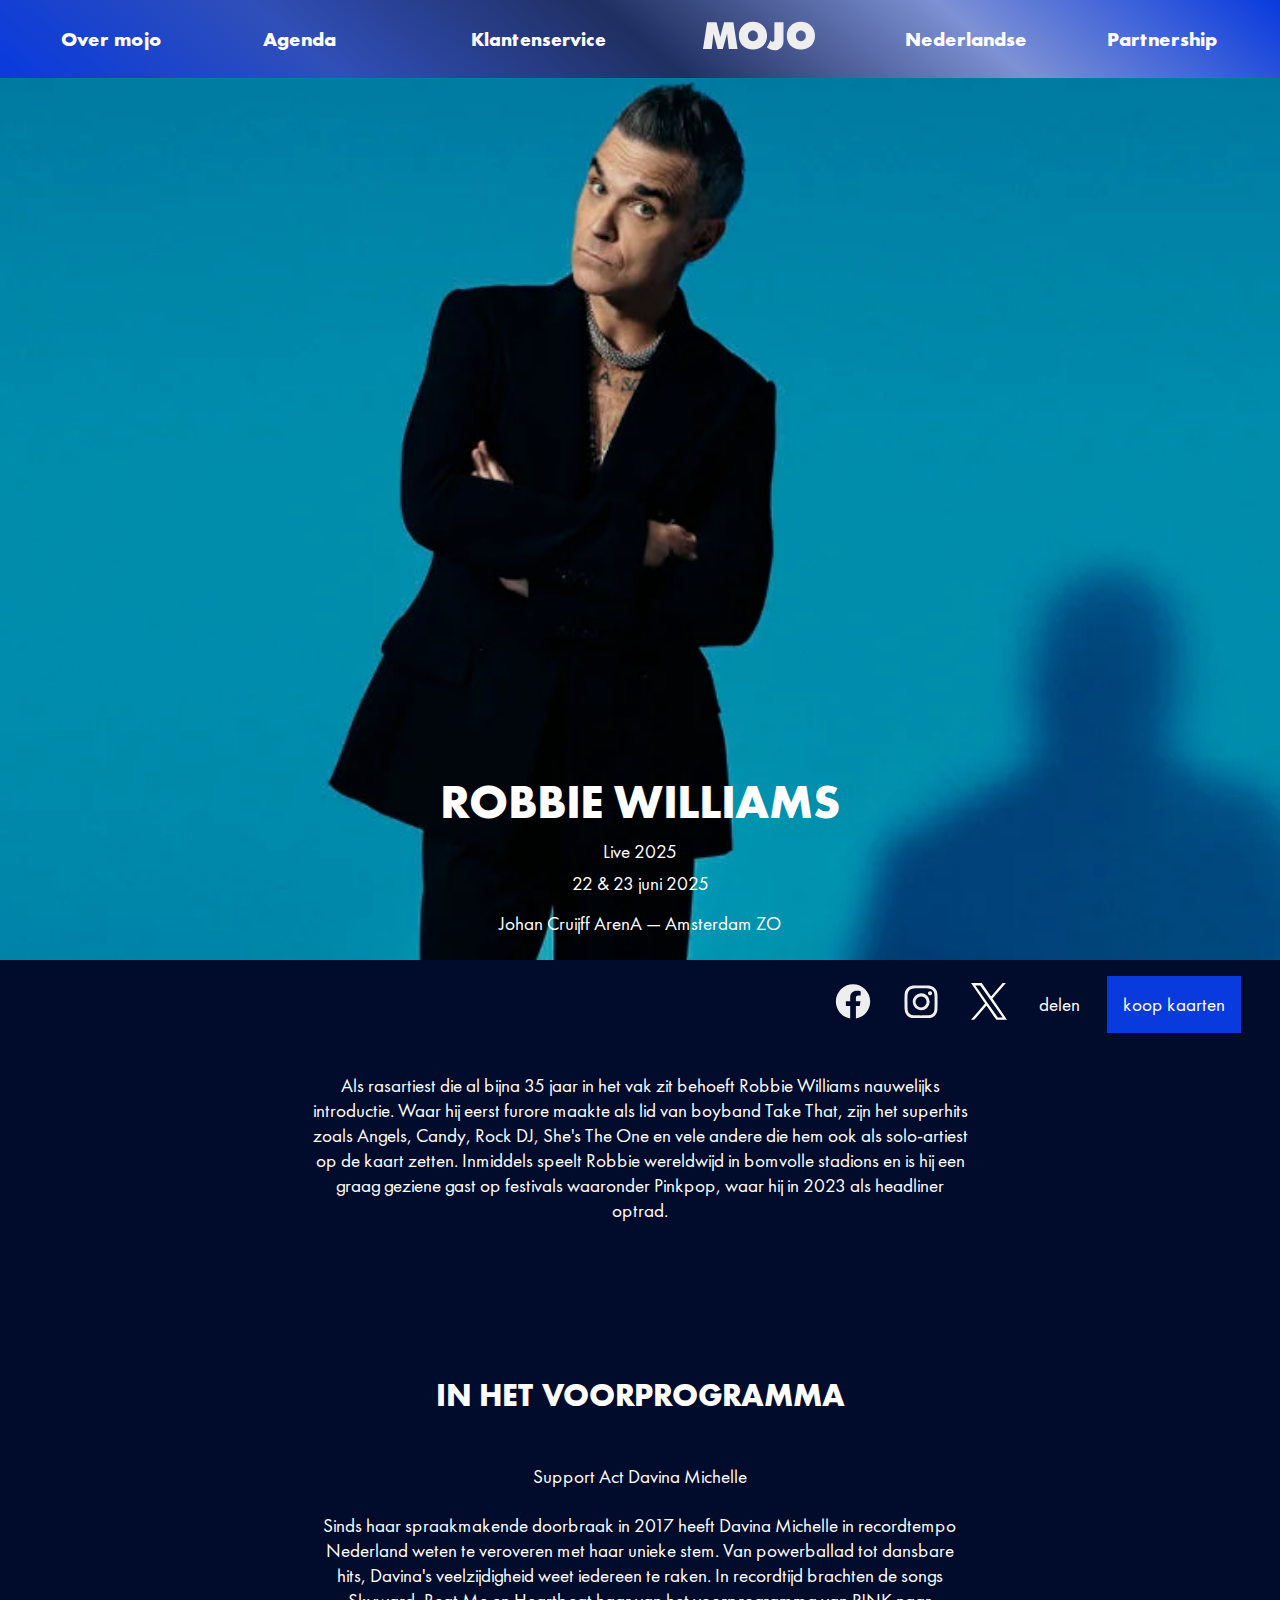
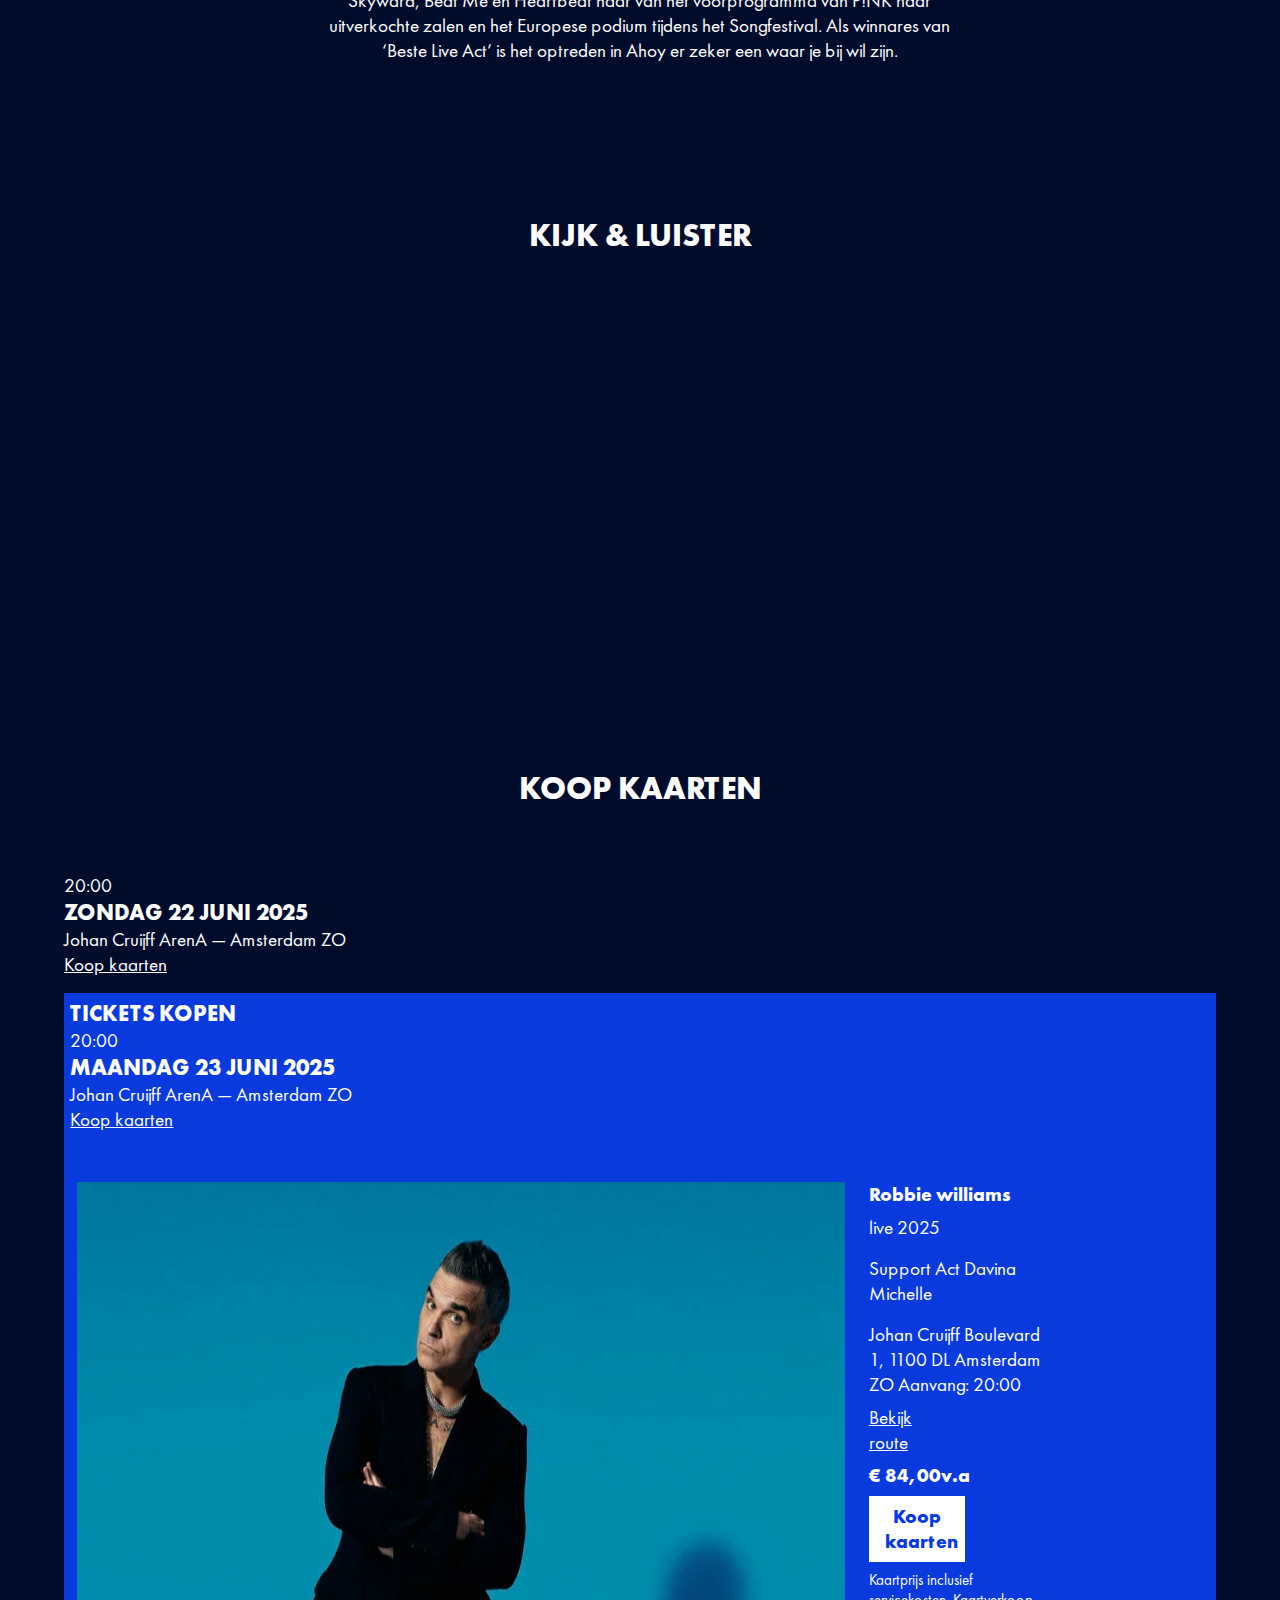
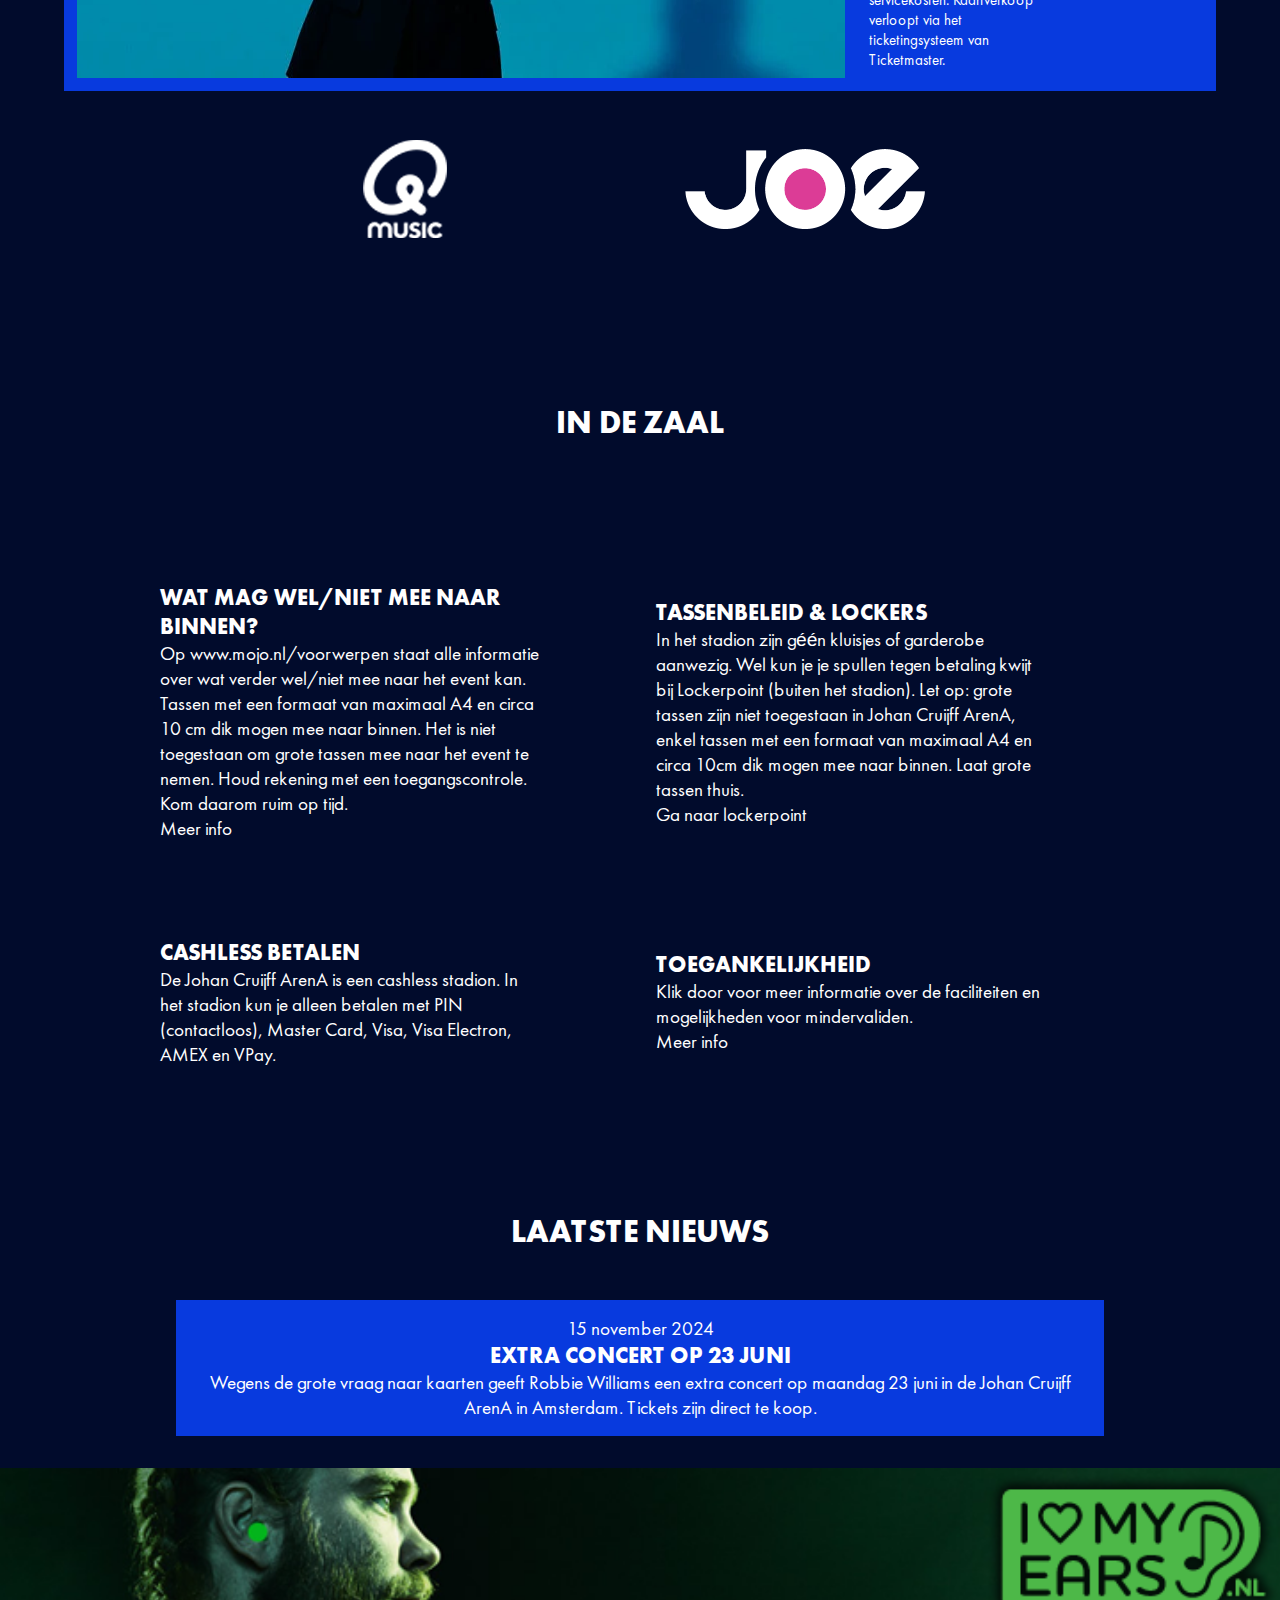
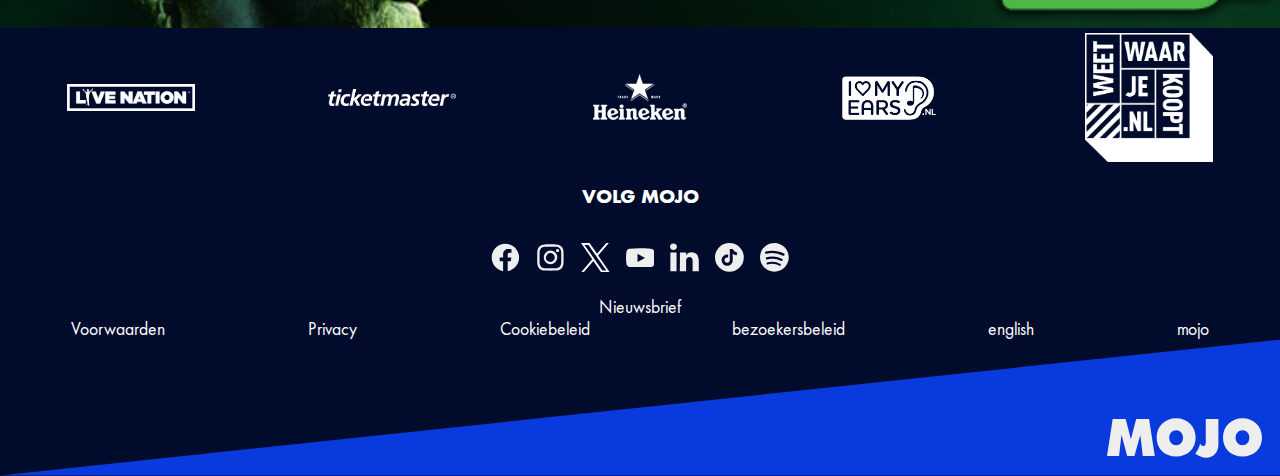
<file: detailpagina.html>
<!DOCTYPE html>
<html lang="nl">
	
<head>
	<meta charset="UTF-8">
	<meta name="author" content="Sabrina Zuurbier">
	<meta name="viewport" content="width=device-width, initial-scale=1">
	
	<title>Mojo Homepage</title>
	<!-- alle content die voor deze website is gebruikt is van https://www.mojo.nl/ -->
	<link href="styles/style.css" rel="stylesheet">
	<!--Foto heb ik van: https://www.facebook.com/mojoconcerts/ -->
    <link rel="icon" type="image/svg+xml" href="images/logo-mojo.png">
</head>
<body class="detailpagina">
	<header>
		<!-- Ik heb de errors die ik had in deze html pagina gevraagd aan chatGpt hoe ik dat moest oplossen https://chatgpt.com/c/6751764b-7658-8010-91c0-0972c8e5969e 
        Met daarbij de prompt "Waarom heeft dit een foutcode" -->
				<!-- Ook heb ik de site https://validator.w3.org/nu/#textarea Gebruikt om de foutcodes duidelijker te tonen -->
		<!-- deze code heb ik van codepen  -->
		<nav> 
      		<button aria-label="menu" type="button">
				<span></span>
				<span></span>
			</button>
			<a href="/" aria-label="Logo van Mojo"><svg  viewBox="0 0 155 40" fill="none" xmlns="http://www.w3.org/2000/svg" aria-label="Homepage Mojo"><path fill-rule="evenodd" clip-rule="evenodd" d="M49.629 19.565c0-11.13 8.205-19.212 19.506-19.212 11.306 0 19.513 8.088 19.513 19.212 0 11.19-8.029 19.008-19.513 19.008-11.484 0-19.506-7.817-19.506-19.008Zm12.62.197c0 4.381 2.83 7.44 6.886 7.44 4.058 0 6.89-3.073 6.89-7.44 0-4.368-2.9-7.537-6.89-7.537-3.99 0-6.887 3.155-6.887 7.537Zm-38.357 1.542L29.194.96H42.04l5.792 37.027H35.754l-2.398-21.084-5.96 21.084h-7.239l-5.693-21.123-2.382 21.123H0L5.701.96h12.984l5.207 20.344ZM135.489.353c-11.303 0-19.507 8.081-19.507 19.212 0 11.19 8.014 19.008 19.507 19.008 11.492 0 19.511-7.817 19.511-19.008C155 8.441 146.794.353 135.489.353Zm0 26.849c-4.055 0-6.889-3.059-6.889-7.44 0-4.382 2.899-7.537 6.889-7.537s6.888 3.169 6.888 7.537c0 4.367-2.825 7.44-6.888 7.44Zm-39.272.905c2.558 0 2.558-3.335 2.558-4.43V.977h12.608V26.75c0 7.64-5.055 12.976-12.292 12.976-3.398 0-7.733-1.683-10.867-4.202 2.422-2.81 4.11-6.231 4.903-9.93.615 1.328 1.496 2.515 3.09 2.515Z" 
				fill="currentColor"></path></svg>
			</a>
				<!-- https://www.scottohara.me/blog/2020/05/02/labelled-lists.html -->
			<ul aria-label="Met alle menu items">
				<li><a href="/">Over mojo</a></li>
				<li><a href="/">Agenda</a></li>
				<li><button>Klantenservice</button></li>
				<li><a href="/" aria-label="Logo van Mojo"><svg width="155" height="40" viewBox="0 0 155 40" fill="none" xmlns="http://www.w3.org/2000/svg" aria-label="Homepage Mojo"><path fill-rule="evenodd" clip-rule="evenodd" d="M49.629 19.565c0-11.13 8.205-19.212 19.506-19.212 11.306 0 19.513 8.088 19.513 19.212 0 11.19-8.029 19.008-19.513 19.008-11.484 0-19.506-7.817-19.506-19.008Zm12.62.197c0 4.381 2.83 7.44 6.886 7.44 4.058 0 6.89-3.073 6.89-7.44 0-4.368-2.9-7.537-6.89-7.537-3.99 0-6.887 3.155-6.887 7.537Zm-38.357 1.542L29.194.96H42.04l5.792 37.027H35.754l-2.398-21.084-5.96 21.084h-7.239l-5.693-21.123-2.382 21.123H0L5.701.96h12.984l5.207 20.344ZM135.489.353c-11.303 0-19.507 8.081-19.507 19.212 0 11.19 8.014 19.008 19.507 19.008 11.492 0 19.511-7.817 19.511-19.008C155 8.441 146.794.353 135.489.353Zm0 26.849c-4.055 0-6.889-3.059-6.889-7.44 0-4.382 2.899-7.537 6.889-7.537s6.888 3.169 6.888 7.537c0 4.367-2.825 7.44-6.888 7.44Zm-39.272.905c2.558 0 2.558-3.335 2.558-4.43V.977h12.608V26.75c0 7.64-5.055 12.976-12.292 12.976-3.398 0-7.733-1.683-10.867-4.202 2.422-2.81 4.11-6.231 4.903-9.93.615 1.328 1.496 2.515 3.09 2.515Z" 
					fill="currentColor"></path></svg></a></li>
				<li><a href="/">Nederlandse</a></li>
				<li><a href="/">Partnership</a></li>
			</ul>
			<!-- De nav die hieronder begint is de nav die niet zichtbaar is, pas zichtbaar bij hamburger menu button klik -->
			<nav>
				<ul aria-label="Met alle menu items">
					<li><a href="/">Over mojo</a></li>
					<li><a href="/">concertagenda</a></li>
					<li><a href="/">klantenservice</a></li>
					<li><a href="/">nederlandse artiesten boeken</a></li>
					<li><a href="/">Partnership</a></li>
				</ul>
				<ul aria-label="Met social media links">
					<li>
						<a href="https://www.facebook.com/mojoconcerts" target="_blank" aria-label="Facebook"><svg viewBox="0 0 14 15" fill="none" xmlns="http://www.w3.org/2000/svg"><path fill-rule="evenodd" clip-rule="evenodd" d="M.333 7.537c0 3.315 2.408 6.07 5.556 6.63V9.352H4.222V7.5H5.89V6.018c0-1.666 1.074-2.592 2.593-2.592.48 0 1 .074 1.48.148v1.704h-.85c-.816 0-1 .407-1 .926V7.5H9.89l-.296 1.852H8.11v4.815c3.148-.56 5.556-3.315 5.556-6.63 0-3.687-3-6.704-6.667-6.704S.333 3.85.333 7.537Z" 
						fill="currentColor"></path></svg>
						</a>
					</li>
					<li><a href="https://www.instagram.com/mojoconcerts/" target="_blank" aria-label="Instagram"><svg  viewBox="0 0 16 15" fill="none" xmlns="http://www.w3.org/2000/svg"><path fill-rule="evenodd" clip-rule="evenodd" d="M4.977.21C5.759.176 6.008.168 8 .168c1.992 0 2.241.008 3.023.044.781.035 1.314.16 1.781.34.489.185.932.474 1.299.847.373.366.661.809.845 1.298.181.467.305 1 .341 1.78.036.783.044 1.033.044 3.024 0 1.992-.008 2.241-.044 3.023-.035.78-.16 1.314-.341 1.78-.184.49-.473.933-.845 1.3a3.6 3.6 0 0 1-1.299.845c-.467.181-1 .305-1.78.341-.783.036-1.032.044-3.024.044s-2.241-.008-3.023-.044c-.78-.035-1.314-.16-1.78-.34a3.597 3.597 0 0 1-1.3-.846 3.595 3.595 0 0 1-.846-1.299c-.18-.467-.304-1-.34-1.78C.675 9.741.667 9.491.667 7.5c0-1.992.008-2.241.044-3.023.035-.78.16-1.314.34-1.78.185-.49.474-.933.847-1.3A3.595 3.595 0 0 1 3.196.551c.467-.18 1-.304 1.78-.34Zm5.986 1.32C10.19 1.496 9.958 1.489 8 1.489c-1.958 0-2.19.007-2.963.043-.716.032-1.104.152-1.362.252a2.277 2.277 0 0 0-.844.548c-.243.237-.43.525-.548.844-.1.258-.22.646-.252 1.362-.036.773-.043 1.005-.043 2.963 0 1.958.007 2.19.043 2.963.032.716.152 1.104.252 1.362.118.318.305.607.548.844.237.243.526.43.844.548.258.1.646.22 1.362.252.773.036 1.004.043 2.963.043s2.19-.007 2.963-.043c.716-.032 1.104-.152 1.362-.252a2.3 2.3 0 0 0 .844-.548c.243-.237.43-.526.548-.844.1-.258.22-.646.252-1.362.036-.773.043-1.005.043-2.963 0-1.958-.007-2.19-.043-2.963-.032-.716-.152-1.104-.252-1.362a2.279 2.279 0 0 0-.548-.844 2.275 2.275 0 0 0-.844-.548c-.258-.1-.646-.22-1.362-.252Zm-3.9 8.23a2.446 2.446 0 1 0 1.761-4.563 2.447 2.447 0 0 0-1.76 4.564ZM5.335 4.836a3.77 3.77 0 1 1 5.33 5.33 3.77 3.77 0 0 1-5.33-5.33Zm7.27-.543a.89.89 0 0 0-.624-1.54.891.891 0 1 0 .624 1.54Z" 
						fill="currentColor"></path></svg></a>
					</li>
					<li><a href="https://twitter.com/mojoconcerts" target="_blank" aria-label="Twitter"><svg viewBox="0 0 1200 1227" fill="none" xmlns="http://www.w3.org/2000/svg"><path d="M714.163 519.284 1160.89 0h-105.86L667.137 450.887 357.328 0H0l468.492 681.821L0 1226.37h105.866l409.625-476.152 327.181 476.152H1200L714.137 519.284h.026ZM569.165 687.828l-47.468-67.894-377.686-540.24h162.604l304.797 435.991 47.468 67.894 396.2 566.721H892.476L569.165 687.854v-.026Z" 
						fill="#fff"></path></svg></a>
					</li>
					<li><a href="https://www.youtube.com/mojoconcerts" target="_blank" aria-label="Youtube"><svg viewBox="0 0 16 11" fill="none" xmlns="http://www.w3.org/2000/svg"><path d="M15.666 1.838a1.857 1.857 0 0 0-.51-.847 2.034 2.034 0 0 0-.892-.494c-1.252-.33-6.268-.33-6.268-.33a51.083 51.083 0 0 0-6.26.313 2.107 2.107 0 0 0-.892.507c-.247.237-.426.53-.519.85A19.393 19.393 0 0 0 0 5.5c-.008 1.227.1 2.453.325 3.663.091.319.27.61.517.846.247.235.555.405.894.495 1.268.33 6.26.33 6.26.33a51.467 51.467 0 0 0 6.268-.314c.334-.086.641-.257.892-.495.246-.235.422-.528.51-.846A18.93 18.93 0 0 0 16 5.515a17.72 17.72 0 0 0-.334-3.678v.001ZM6.401 7.783V3.218l4.174 2.283L6.4 7.783Z" 
						fill="currentColor"></path></svg></a>
					</li>
					<li><a href="https://www.linkedin.com/company/mojo-concerts" target="_blank" aria-label="LinkedIn"><svg xmlns="http://www.w3.org/2000/svg"  viewBox="0 0 50 50"><path fill="currentColor" d="M49.999 30.43V49H39.281V31.674c0-4.354-1.549-7.324-5.428-7.324-2.961 0-4.725 2.002-5.5 3.938-.283.691-.354 1.656-.354 2.625V49h-10.72s.145-29.348 0-32.389h10.719v4.592c-.021.035-.051.07-.07.104h.07v-.104c1.424-2.205 3.968-5.352 9.66-5.352 7.054.001 12.341 4.629 12.341 14.579zM6.066 1C2.399 1 0 3.416 0 6.594c0 3.109 2.33 5.6 5.924 5.6h.072c3.738 0 6.063-2.488 6.063-5.6C11.988 3.416 9.733 1 6.066 1zM.636 49h10.716V16.611H.636V49z">
						</path></svg></a>
					</li>
					<li><a href="https://www.tiktok.com/@mojo_concerts" target="_blank" aria-label="Tiktok"><svg viewBox="0 0 15 15" fill="none" xmlns="http://www.w3.org/2000/svg"><path fill="currentColor" d="M7.5 0a7.5 7.5 0 1 0 0 15 7.5 7.5 0 0 0 0-15Zm3.782 6.43-.26-.046a3.592 3.592 0 0 1-.9-.284 2.913 2.913 0 0 1-.88-.626V8.96c0 .773-.305 1.51-.852 2.056a2.904 2.904 0 0 1-4.111 0 2.9 2.9 0 0 1-.852-2.056c0-.774.305-1.51.852-2.056s1.282-.852 2.056-.852h.54v1.529h-.54c-.368 0-.716.144-.976.404s-.404.608-.404.975.144.715.404.975.608.404.976.404.715-.144.975-.404.404-.608.404-.972v-5.83h1.522l.076.14c.237.44.557.856.953 1.164.307.237.653.405 1.037.472l.27.048-.29 1.473Z">
						</path></svg></a>
					</li>
					<li><a href="https://open.spotify.com/user/mojoconcerts" target="_blank" aria-label="Spotify"><svg viewBox="0 0 16 17" fill="none" xmlns="http://www.w3.org/2000/svg"><path d="M7.997.5C3.587.5 0 4.088 0 8.497 0 12.911 3.587 16.5 7.997 16.5 12.41 16.5 16 12.91 16 8.497 16 4.088 12.41.5 7.997.5ZM3.939 11.436a9.697 9.697 0 0 1 2.825-.425 9.52 9.52 0 0 1 4.595 1.18c.083.045.158.194.193.381.033.187.02.378-.035.477a.405.405 0 0 1-.556.16 8.74 8.74 0 0 0-6.776-.689.407.407 0 0 1-.514-.268c-.072-.233.076-.753.268-.816ZM3.59 8.489a12.103 12.103 0 0 1 3.173-.423c1.93 0 3.845.467 5.54 1.35a.486.486 0 0 1 .269.485.497.497 0 0 1-.057.189c-.151.296-.328.495-.44.495a.512.512 0 0 1-.233-.057 10.887 10.887 0 0 0-5.078-1.236c-.983-.002-1.963.13-2.91.39a.5.5 0 0 1-.614-.35c-.075-.281.097-.773.35-.843ZM3.5 6.565a.587.587 0 0 1-.715-.427c-.082-.332.125-.717.426-.793a14.91 14.91 0 0 1 3.552-.433c2.3 0 4.504.517 6.55 1.538a.592.592 0 0 1 .266.793c-.095.192-.302.399-.53.399a.616.616 0 0 1-.258-.058 13.35 13.35 0 0 0-6.028-1.417 13.7 13.7 0 0 0-3.263.398Z" 
						fill="currentColor"></path></svg></a>
					</li>
				</ul>
			</nav>
		</nav>
	</header>
    <main>
		<!-- De dialog is op het oog niet zichtbaar, pas als je op klantenservice klikt -->
		<dialog>
			<form method="dialog">
				<h2>Klantenservice</h2>
				<label>Voornaam<input type="text"></label>
				<label>Achternaam<input type="text"></label>
				<label>E-mailadress<input type="text"></label>
				<label>Stel hier je vraag<input type="text"></label>	
				<button aria-label="sluit de form voor aanvraag" class="close">
					<span></span>
					<span></span>
        		</button>
				<button type="submit">indienen</button>
			</form>
		</dialog>
		<section>
			<div>
				<h1>Robbie Williams</h1>
				<img src="images/robbie-williams-concert-mojo.jpg" alt="Foto van de zanger Robbie Williams staand voor een blauwe achtergrond">
				<p>Live 2025 </p>
				<p>22 & 23 juni 2025 </p>
				<p>Johan Cruijff ArenA — Amsterdam ZO</p>
			</div>
			<ul aria-label="Met social media links">
				<li>
					<a href="https://www.facebook.com/mojoconcerts" target="_blank" aria-label="Facebook"><svg viewBox="0 0 14 15" fill="none" xmlns="http://www.w3.org/2000/svg"><path fill-rule="evenodd" clip-rule="evenodd" d="M.333 7.537c0 3.315 2.408 6.07 5.556 6.63V9.352H4.222V7.5H5.89V6.018c0-1.666 1.074-2.592 2.593-2.592.48 0 1 .074 1.48.148v1.704h-.85c-.816 0-1 .407-1 .926V7.5H9.89l-.296 1.852H8.11v4.815c3.148-.56 5.556-3.315 5.556-6.63 0-3.687-3-6.704-6.667-6.704S.333 3.85.333 7.537Z" 
					fill="currentColor"></path></svg>
					</a>
				</li>
				<li>
					<a href="https://www.instagram.com/mojoconcerts/" target="_blank" aria-label="Instagram"><svg viewBox="0 0 16 15" fill="none" xmlns="http://www.w3.org/2000/svg"><path fill-rule="evenodd" clip-rule="evenodd" d="M4.977.21C5.759.176 6.008.168 8 .168c1.992 0 2.241.008 3.023.044.781.035 1.314.16 1.781.34.489.185.932.474 1.299.847.373.366.661.809.845 1.298.181.467.305 1 .341 1.78.036.783.044 1.033.044 3.024 0 1.992-.008 2.241-.044 3.023-.035.78-.16 1.314-.341 1.78-.184.49-.473.933-.845 1.3a3.6 3.6 0 0 1-1.299.845c-.467.181-1 .305-1.78.341-.783.036-1.032.044-3.024.044s-2.241-.008-3.023-.044c-.78-.035-1.314-.16-1.78-.34a3.597 3.597 0 0 1-1.3-.846 3.595 3.595 0 0 1-.846-1.299c-.18-.467-.304-1-.34-1.78C.675 9.741.667 9.491.667 7.5c0-1.992.008-2.241.044-3.023.035-.78.16-1.314.34-1.78.185-.49.474-.933.847-1.3A3.595 3.595 0 0 1 3.196.551c.467-.18 1-.304 1.78-.34Zm5.986 1.32C10.19 1.496 9.958 1.489 8 1.489c-1.958 0-2.19.007-2.963.043-.716.032-1.104.152-1.362.252a2.277 2.277 0 0 0-.844.548c-.243.237-.43.525-.548.844-.1.258-.22.646-.252 1.362-.036.773-.043 1.005-.043 2.963 0 1.958.007 2.19.043 2.963.032.716.152 1.104.252 1.362.118.318.305.607.548.844.237.243.526.43.844.548.258.1.646.22 1.362.252.773.036 1.004.043 2.963.043s2.19-.007 2.963-.043c.716-.032 1.104-.152 1.362-.252a2.3 2.3 0 0 0 .844-.548c.243-.237.43-.526.548-.844.1-.258.22-.646.252-1.362.036-.773.043-1.005.043-2.963 0-1.958-.007-2.19-.043-2.963-.032-.716-.152-1.104-.252-1.362a2.279 2.279 0 0 0-.548-.844 2.275 2.275 0 0 0-.844-.548c-.258-.1-.646-.22-1.362-.252Zm-3.9 8.23a2.446 2.446 0 1 0 1.761-4.563 2.447 2.447 0 0 0-1.76 4.564ZM5.335 4.836a3.77 3.77 0 1 1 5.33 5.33 3.77 3.77 0 0 1-5.33-5.33Zm7.27-.543a.89.89 0 0 0-.624-1.54.891.891 0 1 0 .624 1.54Z" 
					fill="currentColor"></path></svg></a>
				</li>
				<li>
					<a href="https://twitter.com/mojoconcerts" target="_blank" aria-label="Twitter"><svg viewBox="0 0 1200 1227" fill="none" xmlns="http://www.w3.org/2000/svg"><path d="M714.163 519.284 1160.89 0h-105.86L667.137 450.887 357.328 0H0l468.492 681.821L0 1226.37h105.866l409.625-476.152 327.181 476.152H1200L714.137 519.284h.026ZM569.165 687.828l-47.468-67.894-377.686-540.24h162.604l304.797 435.991 47.468 67.894 396.2 566.721H892.476L569.165 687.854v-.026Z" 
					fill="#fff"></path></svg></a>
				</li>
				<li>
					<a href="/">delen</a>
				</li>
				<li>
					<button>koop kaarten</button>
				</li>
			</ul>
			<p>Als rasartiest die al bijna 35 jaar in het vak zit behoeft Robbie Williams nauwelijks introductie. Waar hij eerst furore maakte als lid van boyband Take That, zijn het superhits zoals Angels, Candy, Rock DJ, She's The One en vele andere die hem ook als solo-artiest op de kaart zetten. Inmiddels speelt Robbie wereldwijd in bomvolle stadions en is hij een graag geziene gast op festivals waaronder Pinkpop, waar hij in 2023 als headliner optrad.</p>
		</section>
		<section>
			<h2>In het voorprogramma</h2>
			<p>Support Act Davina Michelle </p>
			<p>Sinds haar spraakmakende doorbraak in 2017 heeft Davina Michelle in recordtempo Nederland weten te veroveren met haar unieke stem. Van powerballad tot dansbare hits, Davina's veelzijdigheid weet iedereen te raken. In recordtijd brachten de songs Skyward, Beat Me en Heartbeat haar van het voorprogramma van P!NK naar uitverkochte zalen en het Europese podium tijdens het Songfestival. Als winnares van ‘Beste Live Act’ is het optreden in Ahoy er zeker een waar je bij wil zijn.
			</p>
		</section>
		<section>
			<h2>Kijk & luister</h2>
			<div>
				<!-- Deze link heb ik van youtube https://youtube.com/watch?v=OM4Y2i81Byo&list=TLGGnkB9Yb01V8cyNDExMjAyNA&t=1s -->
				<iframe src="https://www.youtube.com/embed/OM4Y2i81Byo?si=bNxmvRYM2rxsaXrC" aria-label= "video van youtube met het nummer lost van Robbie Williams" title="YouTube video player" allow="accelerometer; autoplay; clipboard-write; encrypted-media; gyroscope; picture-in-picture; web-share" referrerpolicy="strict-origin-when-cross-origin" allowfullscreen></iframe>
				<!-- Deze link heb ik van spotify  https://open.spotify.com/playlist/37i9dQZF1DZ06evO1y80Ks?go=1&sp_cid=41bb26c3aa10b4db4779445f765a738d&utm_source=embed_player_p&utm_medium=mobile&nd=1&dlsi=980a91fcf5b146ed-->
				<iframe src="https://open.spotify.com/embed/playlist/37i9dQZF1DZ06evO1y80Ks?utm_source=generator" aria-label= "Spotify lijst met nummers van Robbie Williams" allowfullscreen="" allow="autoplay; clipboard-write; encrypted-media; fullscreen; picture-in-picture" loading="lazy"></iframe>
			</div>
		</section>
		<section>
			<h2>Koop kaarten</h2>
			<article>
				<p>20:00</p>
				<h3>Zondag 22 juni 2025</h3>
				<p>Johan Cruijff ArenA — Amsterdam ZO</p>
				<a href="/">Koop kaarten</a>
			</article>
			<article>
				<h3>Tickets kopen</h3>
				<article>
					<p>20:00</p>
					<h3>Maandag 23 juni 2025</h3>
					<p>Johan Cruijff ArenA — Amsterdam ZO</p>
					<a href="/">Koop kaarten</a>
				</article>
				<article>
					<img src="images/robbie-williams-concert-mojo-half.jpg" alt="Foto van de zanger Robbie Williams staand voor een blauwe achtergrond">
					<div>
						<h4>Robbie williams</h4>
						<p>live 2025</p>
						<p>Support Act Davina Michelle</p>
						<p>Johan Cruijff Boulevard 1, 1100 DL Amsterdam ZO
							Aanvang: 20:00</p>
						<a href="/">Bekijk route</a>
						<p>€ 84,00v.a</p>
						<button>Koop kaarten</button>
						<p>Kaartprijs inclusief servicekosten. Kaartverkoop verloopt via het ticketingsysteem van Ticketmaster.</p>
					</div>
				</article>
			</article>
		</section>
		<section>
			<h2>Logo's van partners</h2>
			<a href="/"><img src="images/q-music.jpg" alt="logo van q-music"></a>
			<a href="/"><img src="images/joe.jpg" alt="Het logo van Joe"></a>
		</section>
		<section>
			<h2>In de zaal</h2>
			<article>
				<h3>Wat mag wel/niet mee naar binnen?</h3>
				<p>Op www.mojo.nl/voorwerpen staat alle informatie over wat verder wel/niet mee naar het event kan. Tassen met een formaat van maximaal A4 en circa 10 cm dik mogen mee naar binnen. Het is niet toegestaan om grote tassen mee naar het event te nemen. Houd rekening met een toegangscontrole. Kom daarom ruim op tijd.</p>
				<a href="/">Meer info</a>
			</article>
			<article>
				<h3>Tassenbeleid & lockers</h3>
				<p>In het stadion zijn géén kluisjes of garderobe aanwezig. Wel kun je je spullen tegen betaling kwijt bij Lockerpoint (buiten het stadion). Let op: grote tassen zijn niet toegestaan in Johan Cruijff ArenA, enkel tassen met een formaat van maximaal A4 en circa 10cm dik mogen mee naar binnen. Laat grote tassen thuis.</p>
				<a href="/">Ga naar lockerpoint</a>
			</article>
			<article>
				<h3>Cashless betalen</h3>
				<p>De Johan Cruijff ArenA is een cashless stadion. In het stadion kun je alleen betalen met PIN (contactloos), Master Card, Visa, Visa Electron, AMEX en VPay.</p>
			</article>
			<article>
				<h3>Toegankelijkheid</h3>
				<p>Klik door voor meer informatie over de faciliteiten en mogelijkheden voor mindervaliden.</p>
				<a href="/">Meer info</a>
			</article>
		</section>
		<section>
			<h2>Laatste nieuws</h2>
			<article>
				<p>15 november 2024</p>
				<h3>Extra concert op 23 juni</h3>
				<p>Wegens de grote vraag naar kaarten geeft Robbie Williams een extra concert op maandag 23 juni in de Johan Cruijff ArenA in Amsterdam. Tickets zijn direct te koop.</p>
			</article>
		</section>
    </main>
	<footer>
		<a href="https://ilovemyears.nl/"> <img src="images/banners-ilme.jpg" alt="Banner met een man met oordoppen en het logo van i love my ears"></a>
		<ul aria-label="Met links naar meewerkende partijen">
			<!-- https://www.codecenter.nl/pr/tutorial/html/aflinks om even op te frissen hoe dit ook alweer moest -->
			<li><a href="https://www.livenation.nl/"><img src="images/live-nation-logo.jpg" alt="Logo van live nation"></a></li>
			<li><a href="https://www.ticketmaster.nl/"><img src="images/ticketmaster-logo-white-rgb.jpg" alt="Logo van ticketmaster"></a></li>
			<li><a href="https://www.heineken.com/nl/nl/agegateway?returnurl=%2fnl%2fnl%2fhome"><img src="images/heineken.jpg" alt="Logo van heineken"></a></li>
			<li><a href="https://ilovemyears.nl/"><img src="images/ilme.jpg" alt="Logo van i love my ears"></a></li>
			<li><a href="https://weetwaarjekoopt.nl/"><img src="images/wwjk.jpeg" alt="Logo vanweet waar je koopt"></a></li>
		</ul>
		<section>
		<h2>Volg mojo</h2>
		<ul aria-label="Met links naar social media">
			<li>
				<a href="https://www.facebook.com/mojoconcerts" target="_blank" aria-label="Facebook"><svg viewBox="0 0 14 15" fill="none" xmlns="http://www.w3.org/2000/svg"><path fill-rule="evenodd" clip-rule="evenodd" d="M.333 7.537c0 3.315 2.408 6.07 5.556 6.63V9.352H4.222V7.5H5.89V6.018c0-1.666 1.074-2.592 2.593-2.592.48 0 1 .074 1.48.148v1.704h-.85c-.816 0-1 .407-1 .926V7.5H9.89l-.296 1.852H8.11v4.815c3.148-.56 5.556-3.315 5.556-6.63 0-3.687-3-6.704-6.667-6.704S.333 3.85.333 7.537Z" 
					fill="currentColor"></path></svg>
				</a>
			</li>
			<li>
				<a href="https://www.instagram.com/mojoconcerts/" target="_blank" aria-label="Instagram"><svg viewBox="0 0 16 15" fill="none" xmlns="http://www.w3.org/2000/svg"><path fill-rule="evenodd" clip-rule="evenodd" d="M4.977.21C5.759.176 6.008.168 8 .168c1.992 0 2.241.008 3.023.044.781.035 1.314.16 1.781.34.489.185.932.474 1.299.847.373.366.661.809.845 1.298.181.467.305 1 .341 1.78.036.783.044 1.033.044 3.024 0 1.992-.008 2.241-.044 3.023-.035.78-.16 1.314-.341 1.78-.184.49-.473.933-.845 1.3a3.6 3.6 0 0 1-1.299.845c-.467.181-1 .305-1.78.341-.783.036-1.032.044-3.024.044s-2.241-.008-3.023-.044c-.78-.035-1.314-.16-1.78-.34a3.597 3.597 0 0 1-1.3-.846 3.595 3.595 0 0 1-.846-1.299c-.18-.467-.304-1-.34-1.78C.675 9.741.667 9.491.667 7.5c0-1.992.008-2.241.044-3.023.035-.78.16-1.314.34-1.78.185-.49.474-.933.847-1.3A3.595 3.595 0 0 1 3.196.551c.467-.18 1-.304 1.78-.34Zm5.986 1.32C10.19 1.496 9.958 1.489 8 1.489c-1.958 0-2.19.007-2.963.043-.716.032-1.104.152-1.362.252a2.277 2.277 0 0 0-.844.548c-.243.237-.43.525-.548.844-.1.258-.22.646-.252 1.362-.036.773-.043 1.005-.043 2.963 0 1.958.007 2.19.043 2.963.032.716.152 1.104.252 1.362.118.318.305.607.548.844.237.243.526.43.844.548.258.1.646.22 1.362.252.773.036 1.004.043 2.963.043s2.19-.007 2.963-.043c.716-.032 1.104-.152 1.362-.252a2.3 2.3 0 0 0 .844-.548c.243-.237.43-.526.548-.844.1-.258.22-.646.252-1.362.036-.773.043-1.005.043-2.963 0-1.958-.007-2.19-.043-2.963-.032-.716-.152-1.104-.252-1.362a2.279 2.279 0 0 0-.548-.844 2.275 2.275 0 0 0-.844-.548c-.258-.1-.646-.22-1.362-.252Zm-3.9 8.23a2.446 2.446 0 1 0 1.761-4.563 2.447 2.447 0 0 0-1.76 4.564ZM5.335 4.836a3.77 3.77 0 1 1 5.33 5.33 3.77 3.77 0 0 1-5.33-5.33Zm7.27-.543a.89.89 0 0 0-.624-1.54.891.891 0 1 0 .624 1.54Z" 
					fill="currentColor"></path></svg></a>
			</li>
			<li>
				<a href="https://twitter.com/mojoconcerts" target="_blank" aria-label="Twitter"><svg viewBox="0 0 1200 1227" fill="none" xmlns="http://www.w3.org/2000/svg"><path d="M714.163 519.284 1160.89 0h-105.86L667.137 450.887 357.328 0H0l468.492 681.821L0 1226.37h105.866l409.625-476.152 327.181 476.152H1200L714.137 519.284h.026ZM569.165 687.828l-47.468-67.894-377.686-540.24h162.604l304.797 435.991 47.468 67.894 396.2 566.721H892.476L569.165 687.854v-.026Z" 
					fill="#fff"></path></svg></a>
			</li>
			<li>
				<a href="https://www.youtube.com/mojoconcerts" target="_blank" aria-label="Youtube"><svg viewBox="0 0 16 11" fill="none" xmlns="http://www.w3.org/2000/svg"><path d="M15.666 1.838a1.857 1.857 0 0 0-.51-.847 2.034 2.034 0 0 0-.892-.494c-1.252-.33-6.268-.33-6.268-.33a51.083 51.083 0 0 0-6.26.313 2.107 2.107 0 0 0-.892.507c-.247.237-.426.53-.519.85A19.393 19.393 0 0 0 0 5.5c-.008 1.227.1 2.453.325 3.663.091.319.27.61.517.846.247.235.555.405.894.495 1.268.33 6.26.33 6.26.33a51.467 51.467 0 0 0 6.268-.314c.334-.086.641-.257.892-.495.246-.235.422-.528.51-.846A18.93 18.93 0 0 0 16 5.515a17.72 17.72 0 0 0-.334-3.678v.001ZM6.401 7.783V3.218l4.174 2.283L6.4 7.783Z" 
					fill="currentColor"></path></svg></a>
			</li>
			<li>
				<a href="https://www.linkedin.com/company/mojo-concerts" target="_blank" aria-label="LinkedIn"><svg xmlns="http://www.w3.org/2000/svg" viewBox="0 0 50 50"><path fill="currentColor" d="M49.999 30.43V49H39.281V31.674c0-4.354-1.549-7.324-5.428-7.324-2.961 0-4.725 2.002-5.5 3.938-.283.691-.354 1.656-.354 2.625V49h-10.72s.145-29.348 0-32.389h10.719v4.592c-.021.035-.051.07-.07.104h.07v-.104c1.424-2.205 3.968-5.352 9.66-5.352 7.054.001 12.341 4.629 12.341 14.579zM6.066 1C2.399 1 0 3.416 0 6.594c0 3.109 2.33 5.6 5.924 5.6h.072c3.738 0 6.063-2.488 6.063-5.6C11.988 3.416 9.733 1 6.066 1zM.636 49h10.716V16.611H.636V49z">
					</path></svg></a>
			</li>
			<li>
				<a href="https://www.tiktok.com/@mojo_concerts" target="_blank" aria-label="Tiktok"><svg viewBox="0 0 15 15" fill="none" xmlns="http://www.w3.org/2000/svg"><path fill="currentColor" d="M7.5 0a7.5 7.5 0 1 0 0 15 7.5 7.5 0 0 0 0-15Zm3.782 6.43-.26-.046a3.592 3.592 0 0 1-.9-.284 2.913 2.913 0 0 1-.88-.626V8.96c0 .773-.305 1.51-.852 2.056a2.904 2.904 0 0 1-4.111 0 2.9 2.9 0 0 1-.852-2.056c0-.774.305-1.51.852-2.056s1.282-.852 2.056-.852h.54v1.529h-.54c-.368 0-.716.144-.976.404s-.404.608-.404.975.144.715.404.975.608.404.976.404.715-.144.975-.404.404-.608.404-.972v-5.83h1.522l.076.14c.237.44.557.856.953 1.164.307.237.653.405 1.037.472l.27.048-.29 1.473Z">
					</path></svg></a>
			</li>
			<li>
				<a href="https://open.spotify.com/user/mojoconcerts" target="_blank" aria-label="Spotify"><svg viewBox="0 0 16 17" fill="none" xmlns="http://www.w3.org/2000/svg"><path d="M7.997.5C3.587.5 0 4.088 0 8.497 0 12.911 3.587 16.5 7.997 16.5 12.41 16.5 16 12.91 16 8.497 16 4.088 12.41.5 7.997.5ZM3.939 11.436a9.697 9.697 0 0 1 2.825-.425 9.52 9.52 0 0 1 4.595 1.18c.083.045.158.194.193.381.033.187.02.378-.035.477a.405.405 0 0 1-.556.16 8.74 8.74 0 0 0-6.776-.689.407.407 0 0 1-.514-.268c-.072-.233.076-.753.268-.816ZM3.59 8.489a12.103 12.103 0 0 1 3.173-.423c1.93 0 3.845.467 5.54 1.35a.486.486 0 0 1 .269.485.497.497 0 0 1-.057.189c-.151.296-.328.495-.44.495a.512.512 0 0 1-.233-.057 10.887 10.887 0 0 0-5.078-1.236c-.983-.002-1.963.13-2.91.39a.5.5 0 0 1-.614-.35c-.075-.281.097-.773.35-.843ZM3.5 6.565a.587.587 0 0 1-.715-.427c-.082-.332.125-.717.426-.793a14.91 14.91 0 0 1 3.552-.433c2.3 0 4.504.517 6.55 1.538a.592.592 0 0 1 .266.793c-.095.192-.302.399-.53.399a.616.616 0 0 1-.258-.058 13.35 13.35 0 0 0-6.028-1.417 13.7 13.7 0 0 0-3.263.398Z" 
					fill="currentColor"></path></svg></a>
			</li>
		</ul>
		<p>Nieuwsbrief</p>
		</section>
		<ul aria-label="Links naar praktische zaken">
			<li><a href="/">Voorwaarden</a></li>
			<li><a href="/">Privacy</a></li>
			<li><a href="/">Cookiebeleid</a></li>
			<li><a href="/">bezoekersbeleid</a></li>
			<li><a href="/">english</a></li>
			<li><a href="/">mojo</a></li>
		</ul>
		<span></span>
		<a href="/" aria-label="Logo van Mojo" ><svg width="155" height="40" viewBox="0 0 155 40" fill="none" xmlns="http://www.w3.org/2000/svg" aria-label="Homepage Mojo"><path fill-rule="evenodd" clip-rule="evenodd" d="M49.629 19.565c0-11.13 8.205-19.212 19.506-19.212 11.306 0 19.513 8.088 19.513 19.212 0 11.19-8.029 19.008-19.513 19.008-11.484 0-19.506-7.817-19.506-19.008Zm12.62.197c0 4.381 2.83 7.44 6.886 7.44 4.058 0 6.89-3.073 6.89-7.44 0-4.368-2.9-7.537-6.89-7.537-3.99 0-6.887 3.155-6.887 7.537Zm-38.357 1.542L29.194.96H42.04l5.792 37.027H35.754l-2.398-21.084-5.96 21.084h-7.239l-5.693-21.123-2.382 21.123H0L5.701.96h12.984l5.207 20.344ZM135.489.353c-11.303 0-19.507 8.081-19.507 19.212 0 11.19 8.014 19.008 19.507 19.008 11.492 0 19.511-7.817 19.511-19.008C155 8.441 146.794.353 135.489.353Zm0 26.849c-4.055 0-6.889-3.059-6.889-7.44 0-4.382 2.899-7.537 6.889-7.537s6.888 3.169 6.888 7.537c0 4.367-2.825 7.44-6.888 7.44Zm-39.272.905c2.558 0 2.558-3.335 2.558-4.43V.977h12.608V26.75c0 7.64-5.055 12.976-12.292 12.976-3.398 0-7.733-1.683-10.867-4.202 2.422-2.81 4.11-6.231 4.903-9.93.615 1.328 1.496 2.515 3.09 2.515Z" 
			fill="currentColor"></path></svg></a>
	</footer>
    <script defer src="scripts/script.js"></script>
</body>
</html>
</file>
<file: styles/style.css>
/**************/
/* CSS REMEDY */
/**************/
*,
*::after,
*::before {
  box-sizing: border-box;
  margin: 0;
}

/****************/
/* JOUW STYLING */
/****************/
/* CUSTOM PROPERTIES */
:root {
	/* kleuren */
	--color-text: #111;
	--color-background: #eee;
	--main-color: #083ade;
	--main-text-color: white;
	--background-color: #010b2c;
	--font: "Futura1", Futura, Helvetica, Arial, sans-serif;
	--color-text-light: hsla(0, 0%, 100%, 0.7);
	/* Hue saturation lightness en aa */
  --rainbow-gradient:linear-gradient(
    40deg,
    #083ade,
    #304fb8,
    #202f61,
    #7d91d4,
    #083ade,
    #7d91d4,
    #202f61,
    #304fb8,
    #083ade
  )
  }
  
  /* https://font.download/font/futura-pt  */
  
  @font-face {
	font-family: "Futura1";
	src: url("../fonts/FuturaCyrillicBook.ttf");
	font-weight: normal;
  }
  @font-face {
	font-family: "Futura1";
	src: url("../fonts/FuturaCyrillicBold.ttf");
	font-weight: bold;
  }

/* Algemene styling */
body,
button {
  background-color: var(--background-color);
  color: var(--main-text-color);
  font-family: var(--font);
  font-size: 1.1rem;
}

@media (width > 60em) {
  main,
  button {
    font-size: 1.2rem;
  }
}

main {
  padding: 0 1rem;
  display: flex;
  justify-content: center;
  flex-direction: column;
  align-items: center;
}

section {
  display: flex;
  flex-direction: column;
  align-items: center;
}

li {
  list-style-type: none;
}

ul {
  padding: 0;
}

h2 {
  font-size: 32px;
  text-transform: uppercase;
  padding: 1rem;
}

@media (width<360px) {
  h2 {
    font-size: 21px;
  } p, summary {
	font-size: 1rem;
  }
}

h3 {
  text-transform: uppercase;
}

a {
  text-decoration: none;
  color: var(--main-text-color);
}

svg {
  color: var(--color-background);
  width: 100%;
}

img {
  width: 100%;
}

/****************/
/* Header		*/
/****************/
header {
  display: flex;
  justify-content: center;
  position: fixed;
  top: 0;
  z-index: 2;
  transition: 0.2s;
  width: 100vw;
}

header.active {
  background-color: var(--main-color);
}

header nav nav.menuZichtbaar {
  transform: translateX(0%);
}

header nav > button {
  display: flex;
  position: relative;
  cursor: pointer;
  width: 2rem;
  aspect-ratio: 1/1;
  /* gap: .5rem; */
  justify-content: space-between;
  flex-direction: column;
  align-items: center;
  background-color: transparent;
  border: none;
  margin: 0 1rem;
  transition: 0.3s;
}

header nav button span {
  display: block;
  width: 100%;
  left: 0;
  position: absolute;
  height: 4px;
  background-color: var(--main-text-color);
  font-size: 35px;
  transition: 0.5s;
}

header nav {
  display: flex;
  align-items: center;
  width: 100%;
  padding: 1rem;
  justify-content: center;
}

header nav a {
  display: block;
  width: 7rem;
  margin: 0 auto;
  transition: .3s;
}

header nav button span:nth-of-type(1) {
  top: 0.6rem;
}
header nav button span:nth-of-type(2) {
  top: 1.2rem;
}

header nav button.active span:nth-of-type(1) {
  transform: rotate(45deg);
  top: 1rem;
}
header nav button.active span:nth-of-type(2) {
  transform: rotate(-45deg);
  top: 1rem;
}

header nav nav ul {
  display: flex;
  justify-content: flex-start;
}

header nav nav ul li {
  font-size: 30px;
  line-height: 3;
  margin: 0;
}

header nav nav ul li a {
  width: 100%;
  font-size: 1.5rem;
  text-align: left;
}

header nav nav ul:nth-of-type(1) li:nth-of-type(1) {
  display: flex;
  justify-content: center;
  align-items: center;
}

header nav nav ul:nth-of-type(1) li:nth-of-type(1) a {
  margin-right: auto;
  width: 100%;
}

header nav nav ul:nth-of-type(2) li:nth-of-type(1) a svg {
  width: 100%;
}

header nav nav {
  background-color: var(--main-color);
  position: fixed;
  display: flex;
  flex-direction: column;
  left: 0;
  right: 0;
  top: 0;
  padding: 1rem;
  bottom: 0;
  align-items: flex-start;
  transition: 0.2s ease-in;
  transform: translateX(-100%);
  width: 100vw;
  text-transform: uppercase;
  overflow: hidden;
  display: flex;
  z-index: -1;
}

header nav nav ul:nth-of-type(1) {
  flex-direction: column;
  margin-bottom: auto;
  margin-top: 5rem;
}

header nav nav ul:nth-of-type(2) {
  flex-direction: row;
  justify-content: center;
  align-items: center;
  gap: 2rem;
  width: 100%;
}

header nav > ul {
  display: none;
}

header nav li > button {
  background-color: transparent;
  border: none;
  font-weight: bold;
  transition: .3s;
}

/* De svg's van menu, maar ook die onder de foto bij robbie williams */
header nav nav ul:nth-of-type(2) li a svg {
  width: 100%;
}

header nav nav ul:nth-of-type(2) li a {
  width: 2rem;
  display: block;
}

/* met hulp van ali, de display none etc voor de vormgeving breedte van  */
@media (width > 60em) {
  /* code voor de header die dan breed anders moet*/
  header nav > ul {
    display: flex;
    align-items: center;
    width: 100vw;
    justify-content: space-around;
    font-weight: bold;
    font-size: 20px;
  }

  header nav > button {
    display: none;
  }

  header nav > a {
    display: none;
  }
}

/* Hover bij de nav tekst */
header nav ul li a:hover, header nav ul li button:hover {
  transform: scale(1.2);
}

/****************/
/* Kantenservice dialog	*/
/****************/
/* Deze code heb ik met behulp van de opdrachten js3 geschreven */
/* https://codepen.io/Sabrina-z/pen/pvzzrev */
dialog button:nth-of-type(1) {
  position: absolute;
  top: 1rem;
  right: 1rem;
  display: flex;
  align-items: center;
  justify-content: center;
  flex-direction: column;
  aspect-ratio: 1/1;
  width: 3rem;
  border: 2px solid var(--main-text-color);
}
dialog button:nth-of-type(1) span {
  position: absolute;
  height: 2px;
  width: 60%;
  background-color: white;
  left: 0.6rem;
  transition: .3s;
}

dialog button:nth-of-type(1):hover span {
  background-color: var(--main-color);
}

dialog button:nth-of-type(1) span:nth-of-type(1) {
  transform: rotate(45deg);
}

dialog button:nth-of-type(1) span:nth-of-type(2) {
  transform: rotate(-45deg);
}

dialog.active {
  display: flex;
  z-index: 99;
  opacity: 1;
}

dialog {
  display: none;
  position: fixed;
  width: 100vw;
  padding: 4rem;
  inset: 0;
  height: 100vh;
  flex-direction: column;
  justify-content: center;
  background: var(--main-color);
  border: none;
  color: white;
  overflow: visible;
}

dialog form:first-of-type {
  display: flex;
  flex-direction: column;
  gap: 1em 0.5em;
}

dialog h2 {
  margin: 0;
  line-height: 1.25;
}

dialog label {
  display: flex;
  flex-direction: column;
  min-width: 50%;
  max-width: 80%;
}

dialog label:nth-of-type(4) input {
  min-height: 10rem;
  max-height: 20rem;
}

dialog button:nth-of-type(2) {
  border: 2px solid var(--main-text-color);
}

main dialog form:nth-of-type(1) {
  background-color: var(--main-color);
  margin: 1em;
  align-items: center;
}

/****************/
/* Footer	*/
/****************/
footer ul {
  display: flex;
}

footer > ul {
  flex-wrap: wrap;
  align-items: center;
  justify-content: space-around;
}

footer > ul li {
  max-width: 8rem;
}

footer section ul {
  flex-direction: row;
  align-items: center;
  padding: 1em;
  gap: 1em;
}

footer section ul {
  display: flex;
  align-items: center;
  justify-content: center;
  gap: 1rem;
}

footer section > h2 {
  font-size: 20px;
}

footer section ul li {
  min-width: 1rem;
  max-width: 1.8rem;
}

footer section ul li a svg {
  width: 100%;
}

footer ul:nth-of-type(3) {
  justify-content: center;
  flex-wrap: wrap;
  gap: 1em;
  padding: 2rem;
}
footer ul:nth-of-type(3) li a {
  color: var(--color-text-light);
}

footer {
  position: relative;
}

/* Is de position zo juist gebruikt? */
/* https://developer.mozilla.org/en-US/docs/Web/CSS/clip-path gebruikt voor die polygon uitleg, de code zelf heb ik van https://www.mojo.nl/concerten/robbie-williams de site die ik namaak */
footer span {
  background-color: var(--main-color);
  clip-path: polygon(100% 0, 0 100%, 100% 100%);
  height: 136px;
  max-width: 490px;
  min-width: 100vw;
  right: 0;
  position: absolute;
  z-index: 2;
}

footer a:nth-of-type(2) {
  position: absolute;
  bottom: -7em;
  right: 1em;
  z-index: 4;
}

body.no-scroll {
  overflow: hidden;
}

/****************/
/* Main 		*/
/****************/
/****************/
/* Section 1	*/
/****************/
/* Afbeelding robbier */
main > a:first-of-type,
[class="detailpagina"] main section:nth-of-type(1) div {
  position: relative;
  display: flex;
  height: fit-content;
  justify-content: center;
  width: 100vw;
}

main > a:first-of-type h2,[class="detailpagina"] main section:nth-of-type(1) div h1 {
  position: absolute;
  bottom: 8rem;
  font-size: 25px;
  text-transform: uppercase;
}

main > a:first-of-type p:first-of-type,[class="detailpagina"] main section:nth-of-type(1) div p:first-of-type {
  position: absolute;
  bottom: 6rem;
}

main > a:first-of-type p:nth-of-type(2),[class="detailpagina"] main section:nth-of-type(1) div p:nth-of-type(2) {
  position: absolute;
  bottom: 4rem;
}

/* https://developer.mozilla.org/en-US/docs/Web/CSS/object-position */
@media (width > 60em) {
  main > a:first-of-type img {
    height: 60rem;
    object-fit: cover;
    object-position: 50% 20%;
    width: 100vw;
  }
  main > a:first-of-type h2,
  [class="detailpagina"] main section:nth-of-type(1) div h1 {
    font-size: 3rem;
  }
}

/* net aangekondigd */
main section:nth-of-type(1) h2 {
  margin-bottom: 4rem;
}

main section:nth-of-type(1) ul {
  display: grid;
  grid-template-columns: 1fr;
  grid-column-gap: 2rem;
  grid-row-gap: 4rem;
}

@media (width > 60em) {
  /* De responsiveness van "net aangekondigd" */
  main section:nth-of-type(1) ul {
    grid-template-columns: repeat(3, 1fr);
  }
}

main form button:hover,
details:hover,
[class="detailpagina"] main section:nth-of-type(1) li > button:hover, main form fieldset button:hover  {
  background-color: var(--color-background);
  color: var(--main-color);
}




/****************/
/* de form	*/
/****************/
/* De driehoekjes moeten bij de eerste twee weg */
legend {
  display: none;
}

main > form:nth-of-type(1) {
  background-color: var(--main-color);
  margin: 1em;
  transform: translateY(-2em);
}

@media (width > 1009px) {
  /* De responsiveness van de form */
  main > form {
    display: flex;
    justify-content: space-around;
    width: 90vw;
  } 
}

@media (width > 60em) {
  main > form fieldset {
    display: flex;
    justify-content: space-around;
    width: 60%;
    align-items: center;
  }
}

/* code voor de pseudoclass hoe ik die placeholder heb moeten aanpassen heb ik van de link hieronder */
/* https://codehalweb.com/how-to-change-placeholder-color-in-html-and-css/#:~:text=Customizing%20placeholder%20text%20color%20in,%3A%3Aplaceholder%E2%80%9D%20pseudo%2Delement.&text=In%20this%20code%2C%20the%20%E2%80%9C%3A%3A,shade%20of%20gray%20(%23777).*/
::placeholder {
  color: var(--main-text-color);
  font-family: var(--font);
  font-size: 1rem;
}

summary {
  list-style: none;
}

summary::after {
  content: ">";
  width: 9rem;
  transition: 2s;
}

main form fieldset,
main form button {
  border: none;
  padding: 0;
  transition: 0.2s;
  width: 80vw;
  background-color: var(--main-color);
}

main form:nth-of-type(1) fieldset > label:first-of-type input:first-of-type {
  height: 3rem;
  padding: 1rem;
  width: 80vw;
  background-color: var(--main-color);
  border: none;
}

main form button {
  width: 100%;
  font-size: 20px;
  padding: 1rem;
  transition: .3s;
}

@media (width > 60em) {
  main form button {
    width: 100%;
  }
  main form:nth-of-type(1) fieldset > label:first-of-type input:first-of-type {
    width: 20rem;
  }
}

main form fieldset details {
  padding: 1em;
  transition: .3s;
}

@media (width > 60em) {
  main form fieldset details{
    position: relative;
  }
}

main form fieldset button:nth-of-type(1) {
  display: flex;
  align-items: center;
  justify-content: space-between;
  padding: 1rem;
}

main form fieldset button {
  transition: .3s;
}

@media (width > 60em) {
  main form fieldset button:nth-of-type(1) {
    width: 20rem;
  }
}

main form fieldset button:nth-of-type(1)>span {
  font-size: 16px;
}

main form fieldset button svg {
  width: 20px;
  min-width: 10px;
  fill: var(--color-background);
}

main form fieldset button p {
  font-size: 0.9rem;
}

main form fieldset button:hover svg {
  fill: #083ade;
}

main form fieldset details div {
  position: absolute;
  display: flex;
  flex-direction: column;
  overflow-y: auto;
  height: 13vh;
  left: 0;
  width: 100%;
  color: blue;
  background-color: white;
  padding: 1rem;
}

main form fieldset details div input {
  width: fit-content;
}

@media (width > 60em) {
  main form fieldset details div {
    height: 20vh;
  }
}

/****************/
/* Section 2	*/
/****************/
/* Binnenkort live */
main section:nth-of-type(2) {
  padding: 4rem 0;
}

main section:nth-of-type(2) div {
  display: flex;
  flex-direction: row;
  overflow: auto;
  margin: 1rem;
  scroll-snap-type: x mandatory;
  scroll-snap-stop: always;
  gap: 1rem;
}

main section:nth-of-type(2) article {
  min-width: 100%;
  overscroll-behavior: contain;
  scroll-snap-align: center;
}

@media (width>60em) {
  main section:nth-of-type(2) article {
    min-width: 60%;
  }
}




/****************/
/* Section 3	*/
/****************/
/* bekijk agenda voor meer */
main section:nth-of-type(3) {
  gap: 1rem;
  align-items: flex-start;
}

main section:nth-of-type(3) article a {
  display: flex;
  flex-direction: row;
  padding: 1rem;
  gap: 1em;
  justify-content: center;
}

main section:nth-of-type(3) article a > p {
  background-color: var(--color-background);
  color: var(--background-color);
  border-top: solid 5px var(--main-color);
  padding: 1em 0.5em;
  margin: auto 0;
  min-width: 70px;
  min-height: 70px;
}



/****************/
/* Laatste section	*/
/****************/
/* blijf op de hoogte */
main section:last-of-type article {
  background-color: var(--main-color);
  padding: 1rem;
}

main section:last-of-type {
  max-width: 50em;
  text-align: center;
  padding: 1rem;
  margin: 1rem 0rem;
}



/****************/
/* Pagina 2	*/
/* Section 1 pagina 2	*/
/****************/
/* afbeelding robbie williams en die socials */
[class="detailpagina"] main section:nth-of-type(1) ul {
  padding: 1rem;
  display: flex;
  justify-content: end;
  align-items: center;
}

/* De selector :not heb ik van de oefening bento https://flukeout.github.io/ */
[class="detailpagina"] main section:nth-of-type(1) ul li:not(:last-of-type) {
  max-width: 3%;
}

[class="detailpagina"] main section:nth-of-type(1) li > button {
  background-color: var(--main-color);
  padding: 1rem;
  border: none;
}

[class="detailpagina"] main section:nth-of-type(1) > p, [class="detailpagina"] main section:nth-of-type(2) > p:not(:first-of-type) {
  text-align: center;
  padding: 1.5rem;
  margin-bottom: 1rem;
}

@media (width > 60em) {
  [class="detailpagina"] main section:nth-of-type(1) > p, [class="detailpagina"] main section:nth-of-type(2) > p:not(:first-of-type) {
    width: 55%;
  }
}

[class="detailpagina"] main section:nth-of-type(1) div p:last-of-type {
  bottom: 1.5rem;
  position: absolute;
}

@media (width < 490px) {
  [class="detailpagina"] main section:nth-of-type(1) ul li a svg {
    display: none;
  }
}

/* https://developer.mozilla.org/en-US/docs/Web/CSS/object-position */
/* Hadil heeft mij geholpen bij de object-fit en de object-position */
@media (width > 60em) {
  [class="detailpagina"] main section:first-of-type div img {
    height: 60rem;
    object-fit: cover;
    object-position: 50% 20%;
  }
}



/****************/
/* Section 3 video's pagina 2	*/
/****************/
/* De youtube video + de spotify list */
[class="detailpagina"] main div a, [class="detailpagina"] main section:nth-of-type(5) a{
  max-width: 30%;
}

[class="detailpagina"] main div, [class="detailpagina"] main section:nth-of-type(5) {
  display: flex;
  justify-content: space-around;
  align-items: center;
  flex-direction: row;
  flex-wrap: wrap;
}
iframe {
  padding-top: 1.5rem;
  min-width: 80%;
  max-width: 100%;
  min-height: 20rem;
  border: none;
}

iframe:nth-of-type(2) {
  height: 25rem;
}

@media (width > 60em) {
  [class="detailpagina"] main div, [class="detailpagina"] main section:nth-of-type(5) {
    width: 90vw;
  }
  iframe {
    min-width: 50%;
    padding: 1.5rem;
  }
}

[class="detailpagina"] main section:nth-of-type(3) {
  align-items: center;
}



/****************/
/* Section 4 pagina 2*/
/****************/
/* De verkoop section */
[class="detailpagina"] main section:nth-of-type(4) {
  gap: 1rem;
}

[class="detailpagina"] main section h2 {
  padding: 3rem;
}

[class="detailpagina"] main section:nth-of-type(4) article {
  align-self: flex-start;
  display: flex;
  flex-direction: column;
}

[class="detailpagina"] main section:nth-of-type(4) a {
  text-decoration: underline;
}

[class="detailpagina"] main section:nth-of-type(4)>article:last-of-type {
  background-color: var(--main-color);
  padding: 1rem;
}

[class="detailpagina"] main section:nth-of-type(4) article:last-of-type button {
  max-width: 6rem;
  padding: 0.5rem 1rem;
  background-color: var(--main-text-color);
  color: var(--main-color);
  font-weight: bold;
  border: none;
  transition: .5s;
}

[class="detailpagina"] main section:nth-of-type(4) article:last-of-type button:hover {
  background-color: var(--main-color);
  color: var(--main-text-color);
  border: 2px solid var(--main-text-color);
}

[class="detailpagina"] main section:nth-of-type(4) article:last-of-type div {
  flex-direction: column;
  align-items: flex-start;
  min-width: 20%;
}

[class="detailpagina"] main section:nth-of-type(4) article:last-of-type div p {
  padding: .5rem 0rem;
}

[class="detailpagina"] main section:nth-of-type(4) article:last-of-type div p:nth-of-type(4) {
  font-weight: bold;
}


[class="detailpagina"] main section:nth-of-type(4) article:last-of-type div p:last-of-type {
  font-size: 15px;
}

@media (width>60em) {
  [class="detailpagina"] main section:nth-of-type(4) article:last-of-type {
    display: flex;
    flex-direction: column;
    width: 90vw;
    padding: 0.4rem;
  }

  [class="detailpagina"]
    main
    section:nth-of-type(4)
    article:last-of-type
    article:last-of-type {
    flex-direction: row;
    gap: 1.5rem;
    padding-top: 50px;
    width: 70vw;
  }
}

/* De twee reclame buttons  */
[class="detailpagina"] main section:nth-of-type(5) {
  max-width: 70vw;
  padding: 3rem;
}

[class="detailpagina"] main section:nth-of-type(5) h2 {
  display: none;
}


/****************/
/* Section 5 pagina 2	*/
/****************/
/* In de zaal section */

[class="detailpagina"] section:nth-of-type(6) {
  gap: 2rem;
}

@media (width > 60em) {
  /* https://cssgrid-generator.netlify.app/ gebruikt om te kijken wat de grid moet worden, gebruikt op advies van Hadil*/
  [class="detailpagina"] section:nth-of-type(6) {
    display: grid;
    width: 50em;
    grid-template-columns: repeat(2, 1fr);
    grid-template-rows: repeat(3, 1fr);
  }
  [class="detailpagina"] section:nth-of-type(6) h2 {
    grid-area: 1 / 1 / 2 / 3;
    text-align: center;
  }
  [class="detailpagina"] section:nth-of-type(6) article {
    width: 20em;
  }
}



/****************/
/* Animatie	*/
/****************/
/* Deze code heb ik geschreven met behup van de huiswerk opdrachten */
/* https://codepen.io/Sabrina-z/pen/emONMLK */
/* https://codepen.io/Sabrina-z/pen/ExqGXor */
/* Ali heeft mij toen geholpen bij die opdrachten, gradient zelf kan niet bewegen, maar een background image wel */
@keyframes discorainbow {
  0% {
    background-position: left bottom;
  }
  100% {
    background-position: right top;
  }
}

/* Ik heb voor het deel hieronder met de has() selector gevraagd aan chatGPt waarom hij in eerste instantie niet 
werkte https://chatgpt.com/c/67556c41-701c-8010-8380-a4dde9b285ba prompt: "Waarom werkt het niet?" + "ik wil dat als de label is gecheckt 
dat een ander element op het scherm gaat die gradient krijgt zoals de header nav" + "Kan dit ook zonder javascript" Chat gaf namelijk
een oplossing met javascript.*/
/* Plus de bron van mdn https://developer.mozilla.org/en-US/docs/Web/CSS/:has om nogmaals die stof door te lezen */
main:has([id="Disco"]:checked), header nav:hover {
  background-image: var(--rainbow-gradient); 
  background-size:200% 200%;
  background-position:left bottom;
  animation-name: discorainbow;
  animation-duration:3s;
  animation-timing-function:linear;
  animation-iteration-count: infinite;
}
</file>
